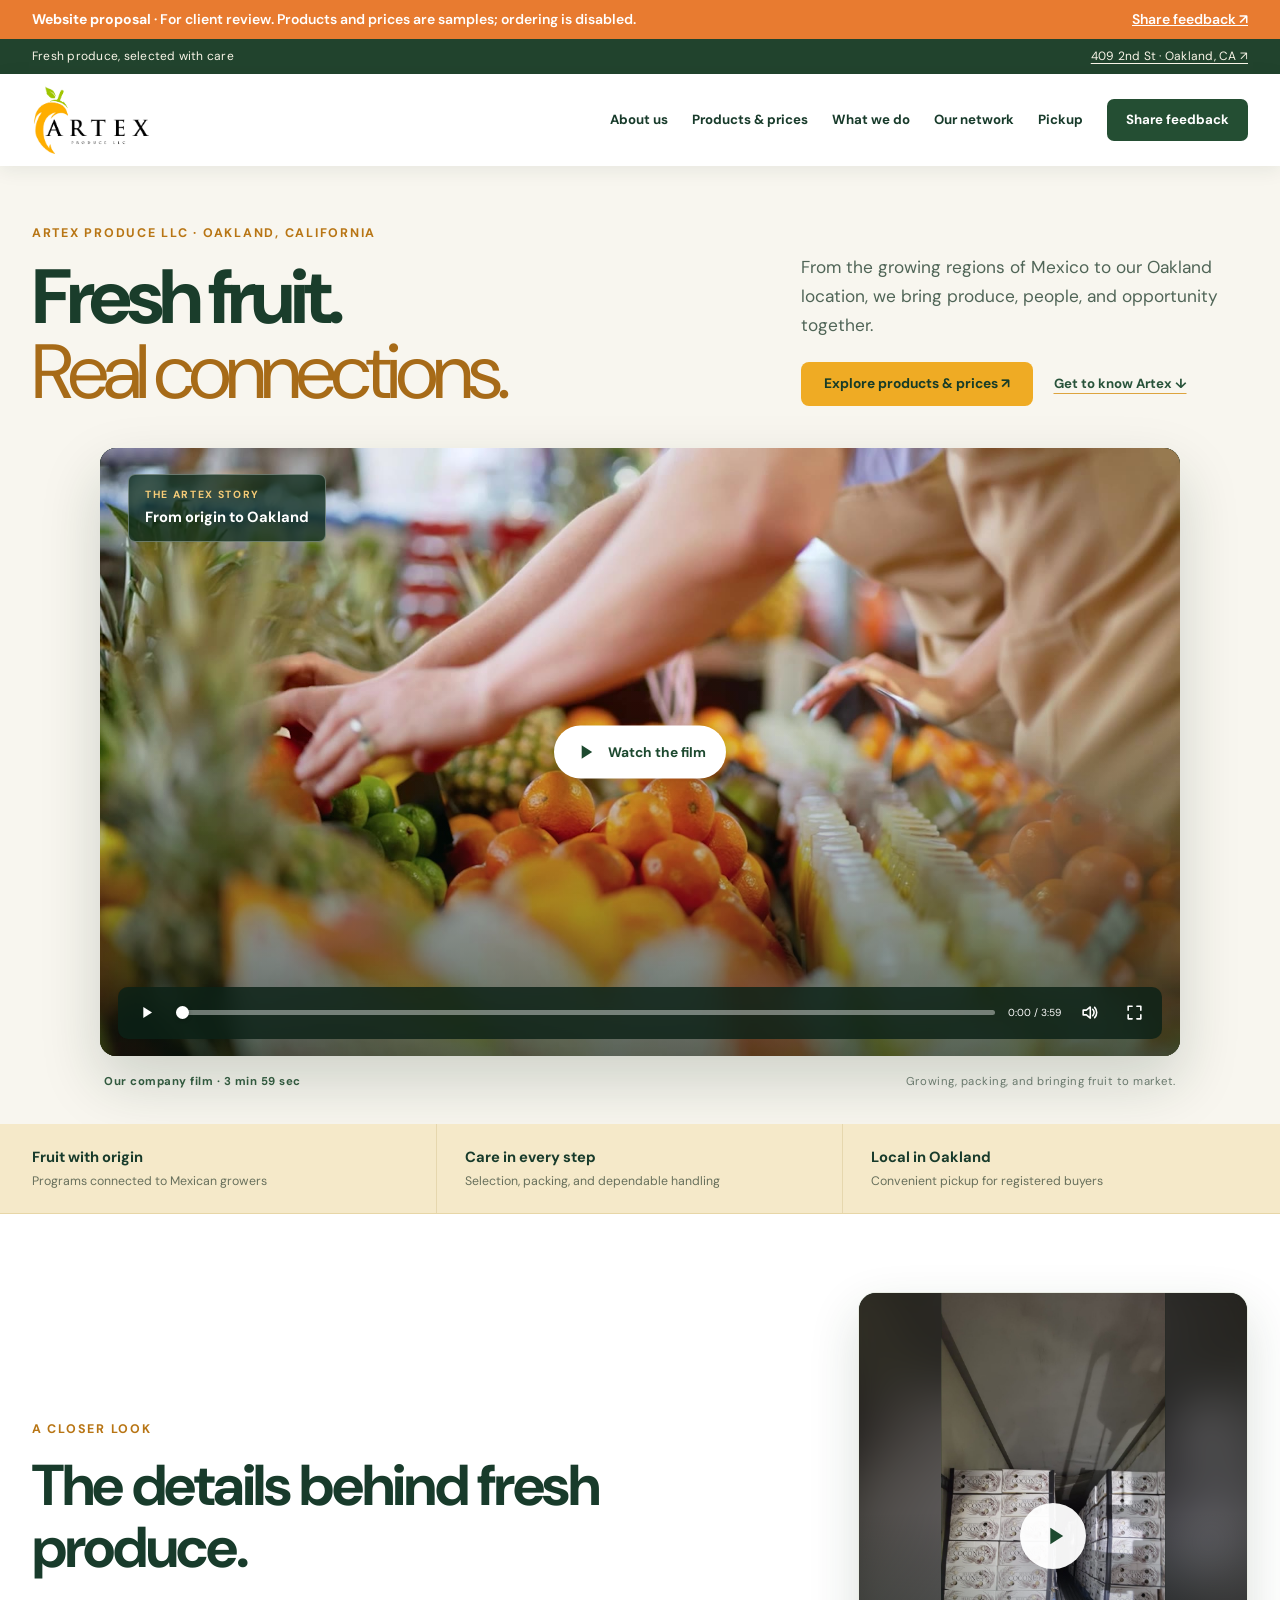
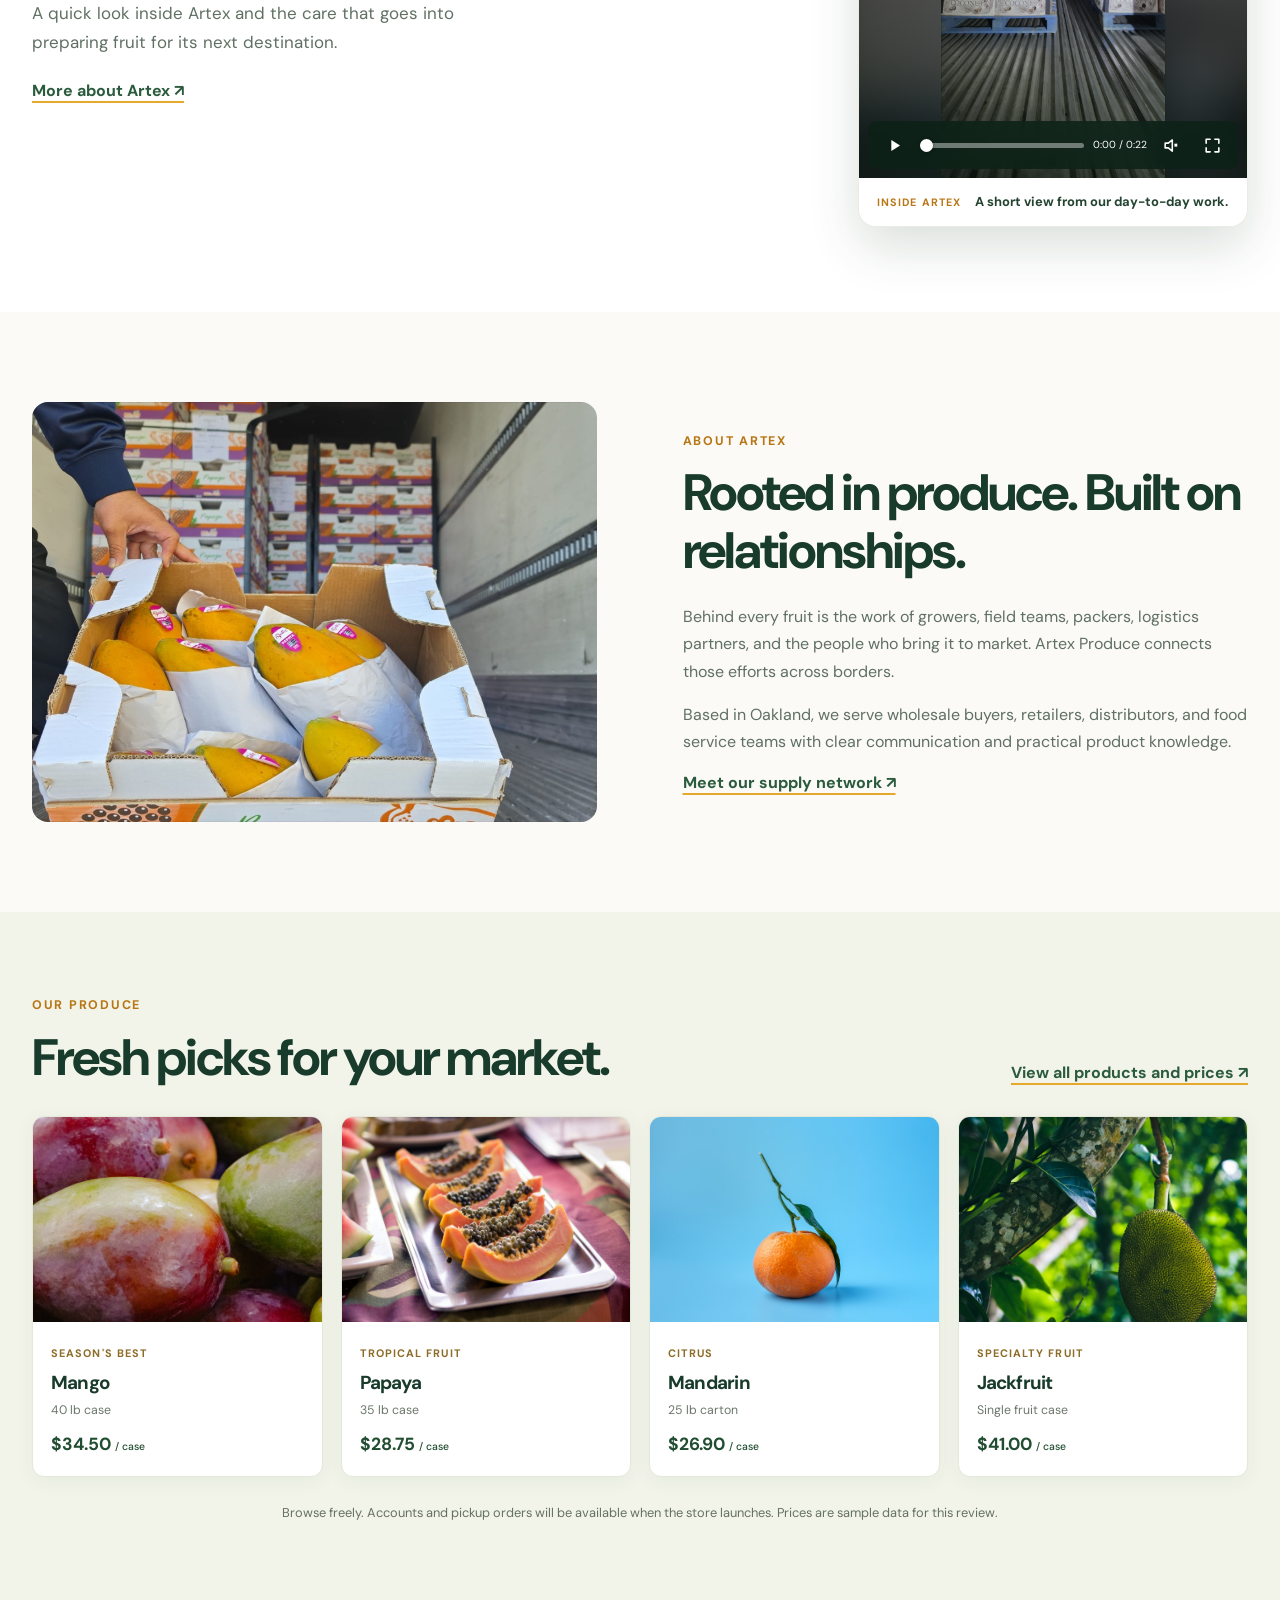
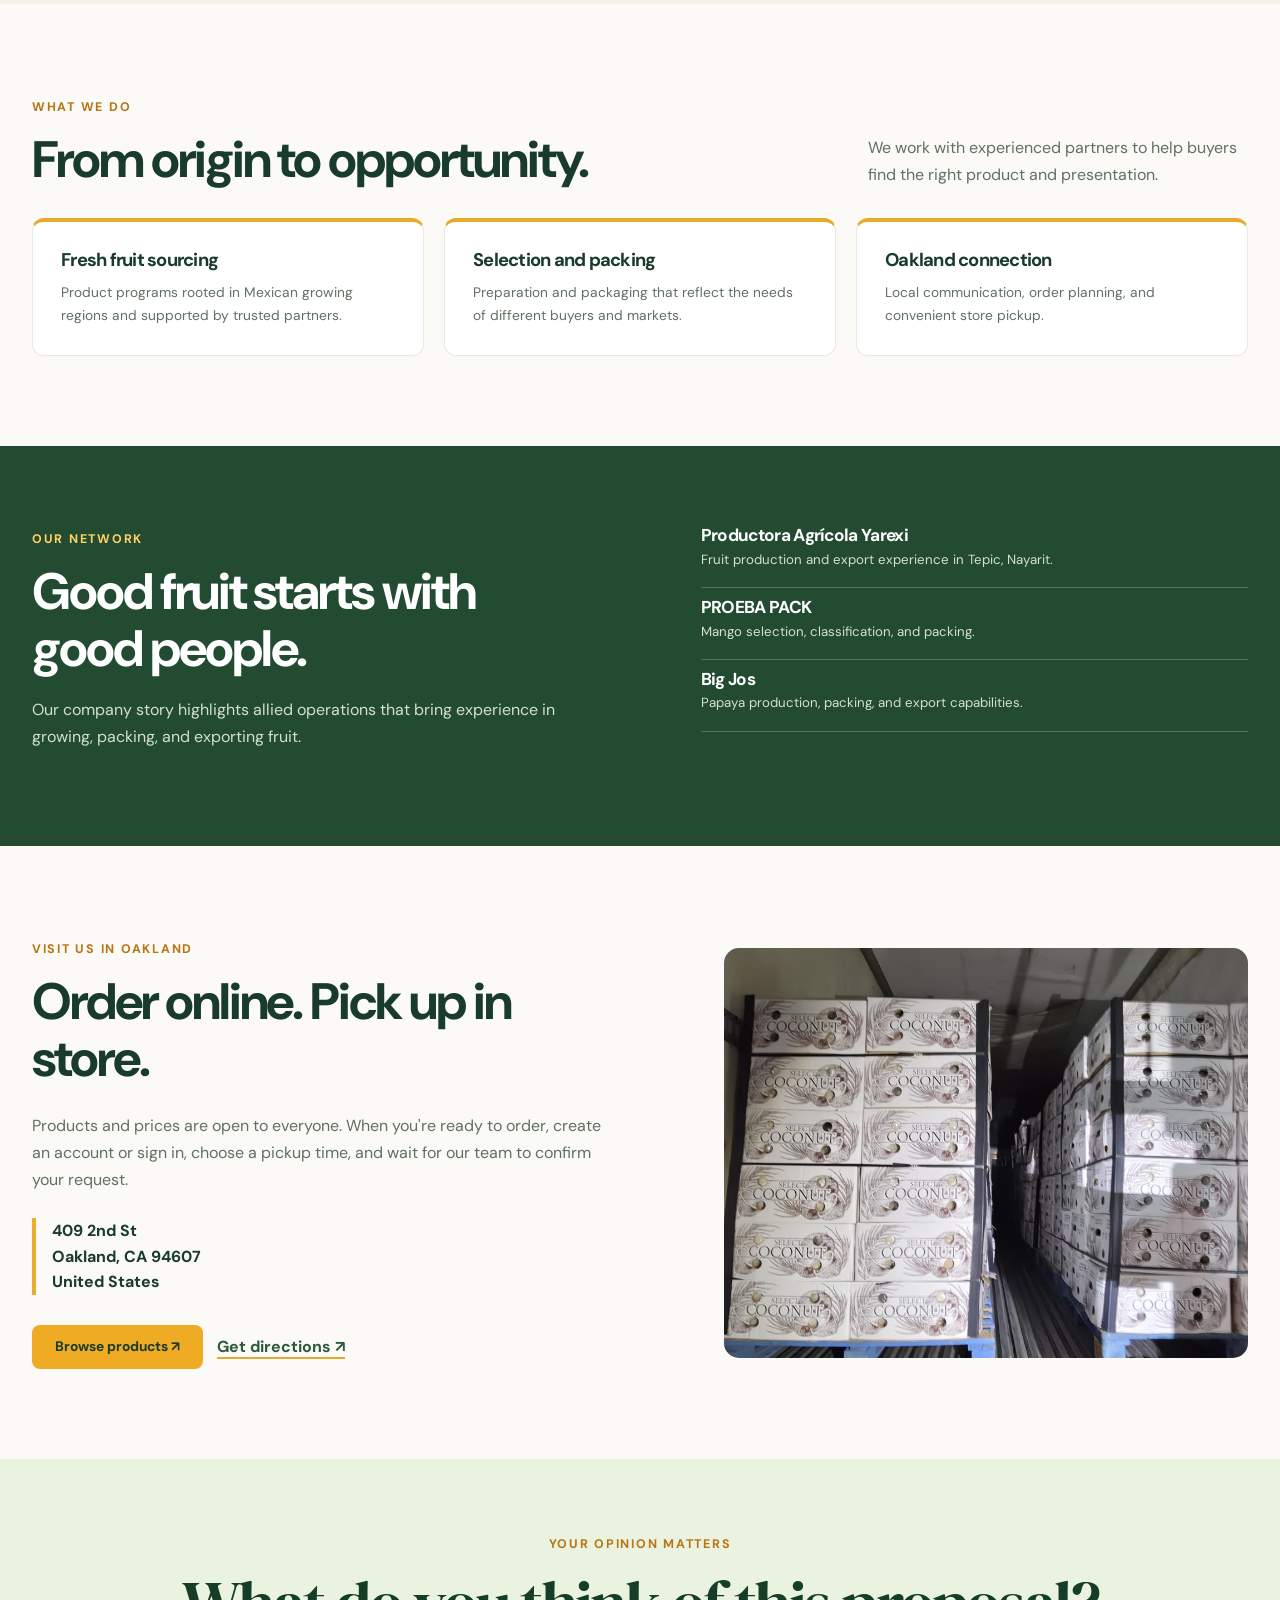
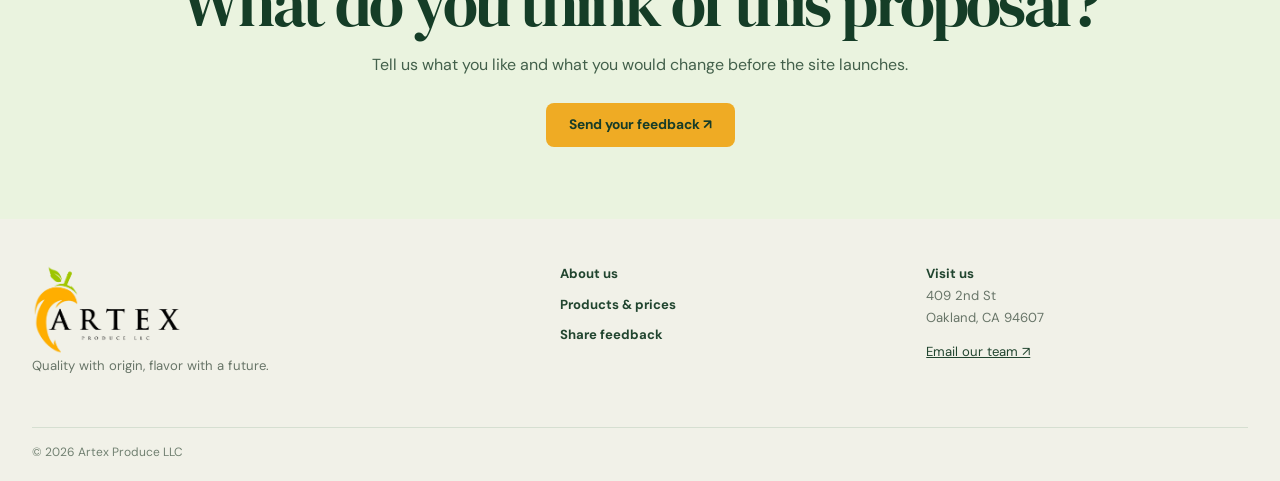
<file: index.html>
<!doctype html>
<html lang="en">
<head>
    <meta charset="utf-8">
    <meta name="viewport" content="width=device-width, initial-scale=1">
    <meta name="description" content="Artex Produce connects Mexican fruit programs with Oakland buyers. Browse products and prices, then request convenient store pickup.">
    <title>Artex Produce | Fresh fruit in Oakland</title>
    <link rel="icon" href="assets/img/favicon.svg" type="image/svg+xml">
    <link rel="preload" as="image" href="assets/media/artex-story-poster.jpg">
    <link rel="stylesheet" href="assets/css/styles.css">
    <link rel="stylesheet" href="assets/css/classic.css">
<html><head><meta name="robots" content="noindex, nofollow, noarchive"></head></html><html><head><link rel="stylesheet" href="assets/css/preview.css"></head></html></head>
<body class="classic-page classic-home">
<div class="preview-banner" role="note"><div class="wrap"><span><strong>Website proposal</strong> · For client review. Products and prices are samples; ordering is disabled.</span><a href="#feedback">Share feedback ↗</a></div></div><div class="classic-topbar"><div class="wrap"><span>Fresh produce, selected with care</span><a href="https://maps.google.com/?q=409+2nd+St,+Oakland,+CA+94607" target="_blank" rel="noopener">409 2nd St · Oakland, CA ↗</a></div></div>
<header class="classic-header" id="top">
    <div class="wrap classic-header-inner">
        <a class="brand" href="index.html"><img src="assets/img/artex-logo.png" alt="Artex Produce LLC"></a>
        <button class="menu-toggle" type="button" aria-expanded="false" aria-controls="main-nav" aria-label="Open menu"><svg viewbox="0 0 24 24" aria-hidden="true"><path d="M4 6h16M4 12h16M4 18h16" fill="none" stroke="currentColor" stroke-width="2" stroke-linecap="round"></path></svg></button>
        <nav class="main-nav" id="main-nav" aria-label="Main navigation">
            <a href="#about">About us</a><a href="catalog.html">Products &amp; prices</a><a href="#work">What we do</a><a href="#network">Our network</a><a href="#pickup">Pickup</a>
            <a class="nav-cta" href="#feedback">Share feedback</a>
        </nav>
    </div>
</header>
<main>

<section class="film-hero" aria-labelledby="hero-title">
    <div class="wrap film-hero-intro">
        <div>
            <span class="classic-kicker">Artex Produce LLC · Oakland, California</span>
            <h1 id="hero-title">Fresh fruit.<br><em>Real connections.</em></h1>
        </div>
        <div class="film-hero-copy">
            <p>From the growing regions of Mexico to our Oakland location, we bring produce, people, and opportunity together.</p>
            <div class="classic-hero-actions"><a class="button button-orange" href="catalog.html">Explore products &amp; prices ↗</a><a class="film-hero-text-link" href="#about">Get to know Artex ↓</a></div>
        </div>
    </div>
    <div class="wrap film-hero-stage">
        <div class="story-player story-player-feature" aria-label="Artex Produce company film">
            <div class="story-player-frame">
                <video class="story-player-video" data-duration="239" playsinline preload="none" poster="assets/media/artex-story-poster.jpg" controls data-segments="assets/media/artex-story-part-0.mp4|assets/media/artex-story-part-1.mp4" data-first-duration="120.24" data-total-duration="239.17">
                    <source src="assets/media/artex-story-part-0.mp4" type="video/mp4"></source></video>
                <div class="film-stage-label"><span>THE ARTEX STORY</span><strong>From origin to Oakland</strong></div>
                <button class="story-player-center" type="button" aria-label="Play the Artex company film">
                    <svg viewbox="0 0 24 24" aria-hidden="true"><path d="m8 5 11 7-11 7z" fill="currentColor"></path></svg><span>Watch the film</span>
                </button>
                <div class="story-player-controls" aria-label="Video controls">
                    <button class="story-control story-toggle" type="button" aria-label="Play video"><svg class="icon-play" viewbox="0 0 24 24" aria-hidden="true"><path d="m8 5 11 7-11 7z" fill="currentColor"></path></svg><svg class="icon-pause" viewbox="0 0 24 24" aria-hidden="true"><path d="M7 5h4v14H7zm6 0h4v14h-4z" fill="currentColor"></path></svg></button>
                    <input class="story-progress" type="range" min="0" max="100" value="0" step="0.1" aria-label="Video progress">
                    <span class="story-time" aria-live="off">0:00 / 3:59</span>
                    <button class="story-control story-mute" type="button" aria-label="Mute video"><svg class="icon-muted" viewbox="0 0 24 24" aria-hidden="true"><path d="M4 9v6h4l5 4V5L8 9H4zm12.5 1.5 2 2m0-2-2 2" fill="none" stroke="currentColor" stroke-width="2" stroke-linecap="round" stroke-linejoin="round"></path></svg><svg class="icon-sound" viewbox="0 0 24 24" aria-hidden="true"><path d="M4 9v6h4l5 4V5L8 9H4zm12-1a6 6 0 0 1 0 8m2.5-10.5a9.5 9.5 0 0 1 0 13" fill="none" stroke="currentColor" stroke-width="2" stroke-linecap="round" stroke-linejoin="round"></path></svg></button>
                    <button class="story-control story-fullscreen" type="button" aria-label="View full screen"><svg viewbox="0 0 24 24" aria-hidden="true"><path d="M4 9V4h5m6 0h5v5M4 15v5h5m6 0h5v-5" fill="none" stroke="currentColor" stroke-width="2" stroke-linecap="round" stroke-linejoin="round"></path></svg></button>
                </div>
            </div>
        </div>
        <div class="film-hero-meta"><span>Our company film · 3 min 59 sec</span><span>Growing, packing, and bringing fruit to market.</span></div>
    </div>
</section>

<div class="classic-highlights"><div class="wrap"><div><strong>Fruit with origin</strong><span>Programs connected to Mexican growers</span></div><div><strong>Care in every step</strong><span>Selection, packing, and dependable handling</span></div><div><strong>Local in Oakland</strong><span>Convenient pickup for registered buyers</span></div></div></div>

<section class="classic-short-story" aria-labelledby="short-story-title">
    <div class="wrap classic-short-story-grid">
        <div class="classic-short-story-copy">
            <span class="classic-kicker">A closer look</span>
            <h2 id="short-story-title">The details behind fresh produce.</h2>
            <p>A quick look inside Artex and the care that goes into preparing fruit for its next destination.</p>
            <a class="classic-text-link" href="#about">More about Artex ↗</a>
        </div>
        <div class="story-player story-player-short" aria-label="Short video inside Artex">
            <div class="story-player-frame">
                <video class="story-player-video" data-duration="22" muted loop playsinline preload="none" poster="assets/media/warehouse.jpg" controls>
                    <source src="assets/media/artex-intro.mp4" type="video/mp4">
                    Your browser does not support this video.
                </source></video>
                <button class="story-player-center" type="button" aria-label="Play short video"><svg viewbox="0 0 24 24" aria-hidden="true"><path d="m8 5 11 7-11 7z" fill="currentColor"></path></svg></button>
                <div class="story-player-controls" aria-label="Video controls">
                    <button class="story-control story-toggle" type="button" aria-label="Play video"><svg class="icon-play" viewbox="0 0 24 24" aria-hidden="true"><path d="m8 5 11 7-11 7z" fill="currentColor"></path></svg><svg class="icon-pause" viewbox="0 0 24 24" aria-hidden="true"><path d="M7 5h4v14H7zm6 0h4v14h-4z" fill="currentColor"></path></svg></button>
                    <input class="story-progress" type="range" min="0" max="100" value="0" step="0.1" aria-label="Video progress">
                    <span class="story-time" aria-live="off">0:00 / 0:22</span>
                    <button class="story-control story-mute" type="button" aria-label="Turn sound on"><svg class="icon-muted" viewbox="0 0 24 24" aria-hidden="true"><path d="M4 9v6h4l5 4V5L8 9H4zm12.5 1.5 2 2m0-2-2 2" fill="none" stroke="currentColor" stroke-width="2" stroke-linecap="round" stroke-linejoin="round"></path></svg><svg class="icon-sound" viewbox="0 0 24 24" aria-hidden="true"><path d="M4 9v6h4l5 4V5L8 9H4zm12-1a6 6 0 0 1 0 8m2.5-10.5a9.5 9.5 0 0 1 0 13" fill="none" stroke="currentColor" stroke-width="2" stroke-linecap="round" stroke-linejoin="round"></path></svg></button>
                    <button class="story-control story-fullscreen" type="button" aria-label="View full screen"><svg viewbox="0 0 24 24" aria-hidden="true"><path d="M4 9V4h5m6 0h5v5M4 15v5h5m6 0h5v-5" fill="none" stroke="currentColor" stroke-width="2" stroke-linecap="round" stroke-linejoin="round"></path></svg></button>
                </div>
            </div>
            <div class="story-player-caption"><span>Inside Artex</span><strong>A short view from our day-to-day work.</strong></div>
        </div>
    </div>
</section>

<section class="classic-section classic-about wrap" id="about">
    <div class="classic-about-photo"><img src="assets/media/hero-poster.jpg" alt="Fresh fruit packed for delivery" loading="lazy"></div>
    <div class="classic-about-copy"><span class="classic-kicker">About Artex</span><h2>Rooted in produce. Built on relationships.</h2><p>Behind every fruit is the work of growers, field teams, packers, logistics partners, and the people who bring it to market. Artex Produce connects those efforts across borders.</p><p>Based in Oakland, we serve wholesale buyers, retailers, distributors, and food service teams with clear communication and practical product knowledge.</p><a class="classic-text-link" href="#network">Meet our supply network ↗</a></div>
</section>

<section class="classic-products" id="products">
    <div class="wrap">
        <div class="classic-section-heading"><div><span class="classic-kicker">Our produce</span><h2>Fresh picks for your market.</h2></div><a class="classic-text-link" href="catalog.html">View all products and prices ↗</a></div>
        <div class="classic-featured-grid">
                        <a class="classic-featured-card" href="catalog.html#catalog"><img src="assets/img/products/mango.jpg" alt="Mango" loading="lazy"><div><span>Season's Best</span><h3>Mango</h3><p>40 lb case</p><strong>$34.50 <small>/ case</small></strong></div></a>
                        <a class="classic-featured-card" href="catalog.html#catalog"><img src="assets/img/products/papaya.jpg" alt="Papaya" loading="lazy"><div><span>Tropical Fruit</span><h3>Papaya</h3><p>35 lb case</p><strong>$28.75 <small>/ case</small></strong></div></a>
                        <a class="classic-featured-card" href="catalog.html#catalog"><img src="assets/img/products/mandarin.jpg" alt="Mandarin" loading="lazy"><div><span>Citrus</span><h3>Mandarin</h3><p>25 lb carton</p><strong>$26.90 <small>/ case</small></strong></div></a>
                        <a class="classic-featured-card" href="catalog.html#catalog"><img src="assets/img/products/jackfruit.jpg" alt="Jackfruit" loading="lazy"><div><span>Specialty Fruit</span><h3>Jackfruit</h3><p>Single fruit case</p><strong>$41.00 <small>/ case</small></strong></div></a>
                    </div>
        <p class="classic-products-note">Browse freely. Accounts and pickup orders will be available when the store launches. Prices are sample data for this review.</p>
    </div>
</section>

<section class="classic-section classic-work wrap" id="work">
    <div class="classic-section-heading"><div><span class="classic-kicker">What we do</span><h2>From origin to opportunity.</h2></div><p>We work with experienced partners to help buyers find the right product and presentation.</p></div>
    <div class="classic-work-grid"><article><h3>Fresh fruit sourcing</h3><p>Product programs rooted in Mexican growing regions and supported by trusted partners.</p></article><article><h3>Selection and packing</h3><p>Preparation and packaging that reflect the needs of different buyers and markets.</p></article><article><h3>Oakland connection</h3><p>Local communication, order planning, and convenient store pickup.</p></article></div>
</section>

<section class="classic-network" id="network"><div class="wrap classic-network-grid"><div><span class="classic-kicker">Our network</span><h2>Good fruit starts with good people.</h2><p>Our company story highlights allied operations that bring experience in growing, packing, and exporting fruit.</p></div><div class="classic-partner-list"><article><h3>Productora Agrícola Yarexi</h3><p>Fruit production and export experience in Tepic, Nayarit.</p></article><article><h3>PROEBA PACK</h3><p>Mango selection, classification, and packing.</p></article><article><h3>Big Jos</h3><p>Papaya production, packing, and export capabilities.</p></article></div></div></section>

<section class="classic-section classic-pickup wrap" id="pickup">
    <div><span class="classic-kicker">Visit us in Oakland</span><h2>Order online. Pick up in store.</h2><p>Products and prices are open to everyone. When you're ready to order, create an account or sign in, choose a pickup time, and wait for our team to confirm your request.</p><address>409 2nd St<br>Oakland, CA 94607<br>United States</address><div class="classic-hero-actions"><a class="button button-orange" href="catalog.html">Browse products ↗</a><a class="classic-text-link" href="https://maps.google.com/?q=409+2nd+St,+Oakland,+CA+94607" target="_blank" rel="noopener">Get directions ↗</a></div></div>
    <img src="contenido/WhatsApp%20Image%202026-10-08%20at%2012.49.45%20PM.jpeg" alt="Fruit shipment ready for customers" loading="lazy">
</section>
</main>
<section class="preview-feedback" id="feedback"><div class="wrap"><span class="classic-kicker">Your opinion matters</span><h2>What do you think of this proposal?</h2><p>Tell us what you like and what you would change before the site launches.</p><a class="button button-orange" href="mailto:sales@artexproduce.com?subject=Feedback%20on%20Artex%20website%20proposal">Send your feedback ↗</a></div></section><footer class="classic-footer"><div class="wrap classic-footer-main"><div><img src="assets/img/artex-logo.png" alt="Artex Produce LLC"><p>Quality with origin, flavor with a future.</p></div><nav aria-label="Footer"><a href="#about">About us</a><a href="catalog.html">Products &amp; prices</a><a href="#feedback">Share feedback</a></nav><div><strong>Visit us</strong><p>409 2nd St<br>Oakland, CA 94607</p><a href="mailto:sales@artexproduce.com">Email our team ↗</a></div></div><div class="wrap classic-footer-bottom">© 2026 Artex Produce LLC</div></footer>
<script src="assets/js/app.js"></script>
</body>
</html>
</file>
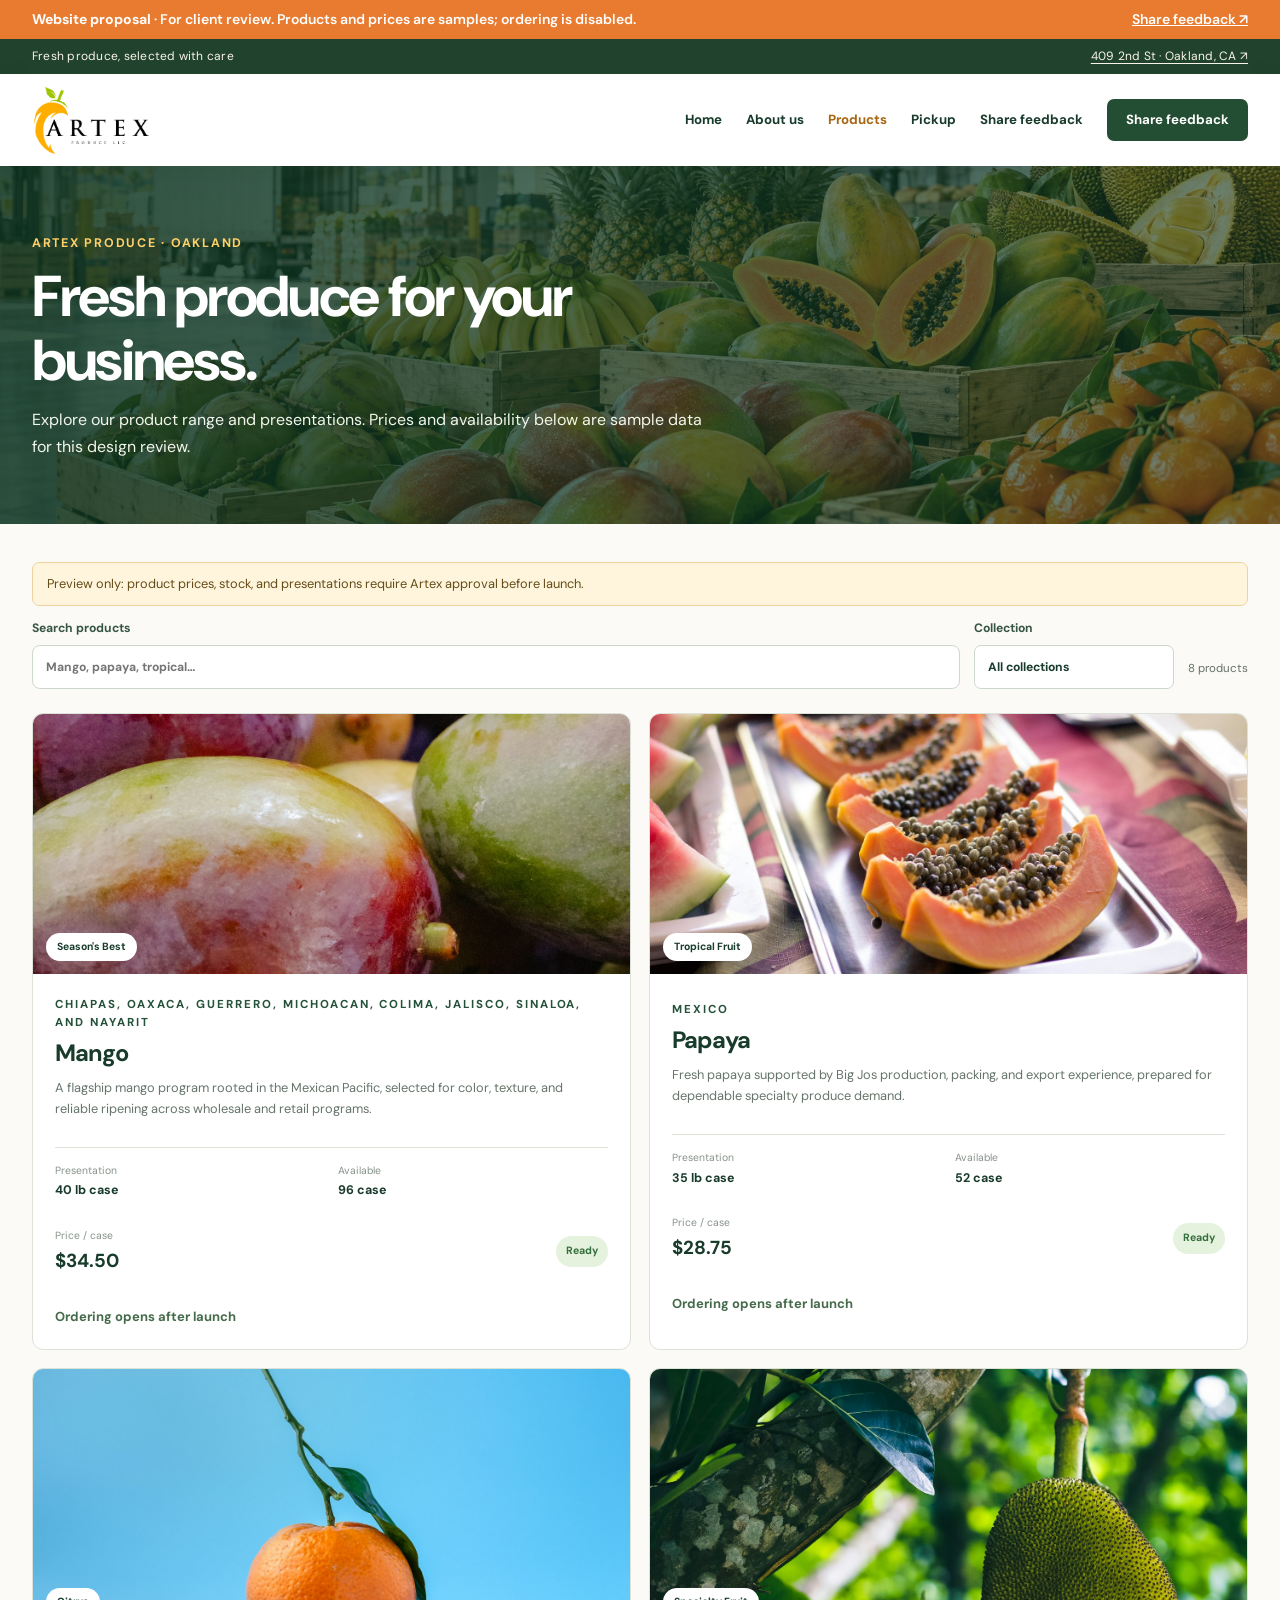
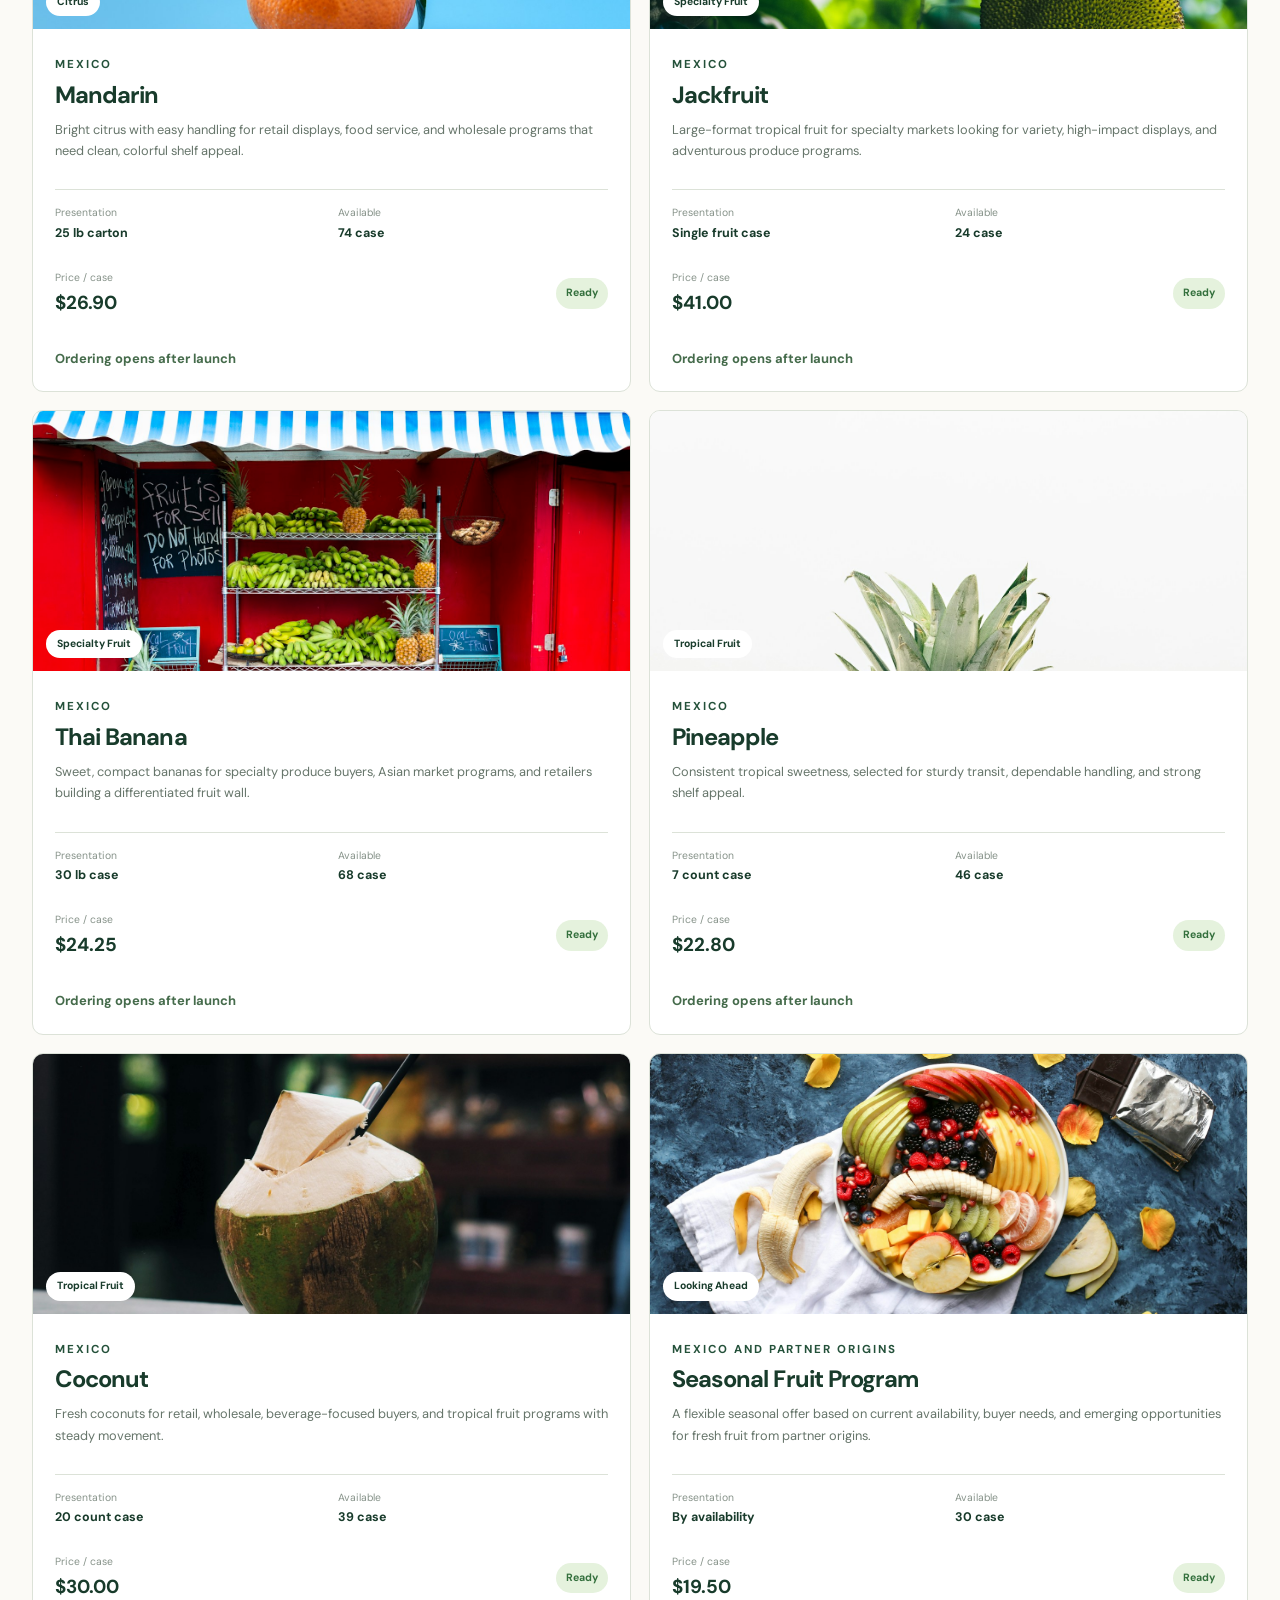
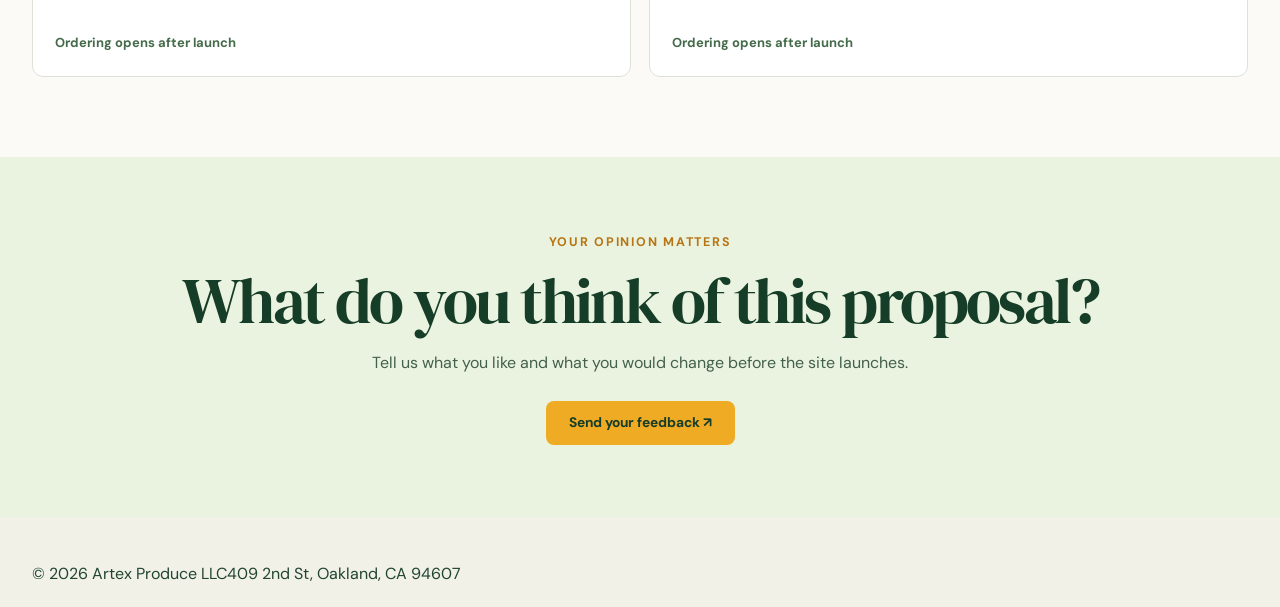
<file: catalog.html>
<!doctype html>
<html lang="en">
<head>
    <meta charset="utf-8">
    <meta name="viewport" content="width=device-width, initial-scale=1">
    <meta name="description" content="Explore Artex Produce fruit, presentations, prices, and availability. Create an account when you're ready to request Oakland pickup.">
    <title>Products &amp; prices | Artex Produce</title>
    <link rel="icon" href="assets/img/favicon.svg" type="image/svg+xml">
    <link rel="stylesheet" href="assets/css/styles.css">
    <link rel="stylesheet" href="assets/css/classic.css">
<html><head><meta name="robots" content="noindex, nofollow, noarchive"></head></html><html><head><link rel="stylesheet" href="assets/css/preview.css"></head></html></head>
<body class="classic-page classic-catalog">
<div class="preview-banner" role="note"><div class="wrap"><span><strong>Website proposal</strong> · For client review. Products and prices are samples; ordering is disabled.</span><a href="#feedback">Share feedback ↗</a></div></div><div class="classic-topbar"><div class="wrap"><span>Fresh produce, selected with care</span><a href="https://maps.google.com/?q=409+2nd+St,+Oakland,+CA+94607" target="_blank" rel="noopener">409 2nd St · Oakland, CA ↗</a></div></div>
<header class="classic-header">
    <div class="wrap classic-header-inner">
        <a class="brand" href="index.html"><img src="assets/img/artex-logo.png" alt="Artex Produce"></a>
        <button class="menu-toggle" type="button" aria-expanded="false" aria-controls="main-nav" aria-label="Open menu"><svg viewbox="0 0 24 24" aria-hidden="true"><path d="M4 6h16M4 12h16M4 18h16" fill="none" stroke="currentColor" stroke-width="2" stroke-linecap="round"></path></svg></button>
        <nav class="main-nav" id="main-nav" aria-label="Main navigation">
            <a href="index.html">Home</a><a href="index.html#about">About us</a><a href="catalog.html" aria-current="page">Products</a><a href="index.html#pickup">Pickup</a>
            <a href="#feedback">Share feedback</a>
            <a class="nav-cta" href="#feedback">Share feedback</a>
        </nav>
    </div>
</header>

<main>
<section class="classic-page-banner"><div class="wrap"><span class="classic-kicker">Artex Produce · Oakland</span><h1>Fresh produce for your business.</h1><p>Explore our product range and presentations. Prices and availability below are sample data for this design review.</p></div></section>
<div class="wrap classic-catalog-content">
        <p class="catalog-preview-note">Preview only: product prices, stock, and presentations require Artex approval before launch.</p>    <section class="catalog-layout" id="catalog" aria-label="Products">
        <div>
            <div class="catalog-toolbar">
                <label>Search products<input id="productSearch" type="search" placeholder="Mango, papaya, tropical…" autocomplete="off"></label>
                <label>Collection<select id="collectionFilter"><option value="">All collections</option><option value="Season's Best">Season's Best</option><option value="Tropical Fruit">Tropical Fruit</option><option value="Citrus">Citrus</option><option value="Specialty Fruit">Specialty Fruit</option><option value="Looking Ahead">Looking Ahead</option></select></label>
                <span>8 products</span>
            </div>
            <div class="product-grid" id="productGrid">
                                <article class="product-card" data-search="mango a flagship mango program rooted in the mexican pacific, selected for color, texture, and reliable ripening across wholesale and retail programs. chiapas, oaxaca, guerrero, michoacan, colima, jalisco, sinaloa, and nayarit" data-collection="Season's Best">
                    <div class="product-image"><img src="assets/img/products/mango.jpg" alt="Mango" loading="lazy"><span>Season's Best</span></div>
                    <div class="product-content">
                        <span class="eyebrow">Chiapas, Oaxaca, Guerrero, Michoacan, Colima, Jalisco, Sinaloa, and Nayarit</span>
                        <h2>Mango</h2>
                        <p>A flagship mango program rooted in the Mexican Pacific, selected for color, texture, and reliable ripening across wholesale and retail programs.</p>
                        <div class="product-details"><div><small>Presentation</small><strong>40 lb case</strong></div><div><small>Available</small><strong>96 case</strong></div></div>
                        <div class="product-buy"><div><small>Price / case</small><strong>$34.50</strong></div><span class="stock-badge ready">Ready</span></div>
                        <div class="preview-card-footer"><span>Ordering opens after launch</span></div></div>
                </article>
                                <article class="product-card" data-search="papaya fresh papaya supported by big jos production, packing, and export experience, prepared for dependable specialty produce demand. mexico" data-collection="Tropical Fruit">
                    <div class="product-image"><img src="assets/img/products/papaya.jpg" alt="Papaya" loading="lazy"><span>Tropical Fruit</span></div>
                    <div class="product-content">
                        <span class="eyebrow">Mexico</span>
                        <h2>Papaya</h2>
                        <p>Fresh papaya supported by Big Jos production, packing, and export experience, prepared for dependable specialty produce demand.</p>
                        <div class="product-details"><div><small>Presentation</small><strong>35 lb case</strong></div><div><small>Available</small><strong>52 case</strong></div></div>
                        <div class="product-buy"><div><small>Price / case</small><strong>$28.75</strong></div><span class="stock-badge ready">Ready</span></div>
                        <div class="preview-card-footer"><span>Ordering opens after launch</span></div></div>
                </article>
                                <article class="product-card" data-search="mandarin bright citrus with easy handling for retail displays, food service, and wholesale programs that need clean, colorful shelf appeal. mexico" data-collection="Citrus">
                    <div class="product-image"><img src="assets/img/products/mandarin.jpg" alt="Mandarin" loading="lazy"><span>Citrus</span></div>
                    <div class="product-content">
                        <span class="eyebrow">Mexico</span>
                        <h2>Mandarin</h2>
                        <p>Bright citrus with easy handling for retail displays, food service, and wholesale programs that need clean, colorful shelf appeal.</p>
                        <div class="product-details"><div><small>Presentation</small><strong>25 lb carton</strong></div><div><small>Available</small><strong>74 case</strong></div></div>
                        <div class="product-buy"><div><small>Price / case</small><strong>$26.90</strong></div><span class="stock-badge ready">Ready</span></div>
                        <div class="preview-card-footer"><span>Ordering opens after launch</span></div></div>
                </article>
                                <article class="product-card" data-search="jackfruit large-format tropical fruit for specialty markets looking for variety, high-impact displays, and adventurous produce programs. mexico" data-collection="Specialty Fruit">
                    <div class="product-image"><img src="assets/img/products/jackfruit.jpg" alt="Jackfruit" loading="lazy"><span>Specialty Fruit</span></div>
                    <div class="product-content">
                        <span class="eyebrow">Mexico</span>
                        <h2>Jackfruit</h2>
                        <p>Large-format tropical fruit for specialty markets looking for variety, high-impact displays, and adventurous produce programs.</p>
                        <div class="product-details"><div><small>Presentation</small><strong>Single fruit case</strong></div><div><small>Available</small><strong>24 case</strong></div></div>
                        <div class="product-buy"><div><small>Price / case</small><strong>$41.00</strong></div><span class="stock-badge ready">Ready</span></div>
                        <div class="preview-card-footer"><span>Ordering opens after launch</span></div></div>
                </article>
                                <article class="product-card" data-search="thai banana sweet, compact bananas for specialty produce buyers, asian market programs, and retailers building a differentiated fruit wall. mexico" data-collection="Specialty Fruit">
                    <div class="product-image"><img src="assets/img/products/thai-banana.jpg" alt="Thai Banana" loading="lazy"><span>Specialty Fruit</span></div>
                    <div class="product-content">
                        <span class="eyebrow">Mexico</span>
                        <h2>Thai Banana</h2>
                        <p>Sweet, compact bananas for specialty produce buyers, Asian market programs, and retailers building a differentiated fruit wall.</p>
                        <div class="product-details"><div><small>Presentation</small><strong>30 lb case</strong></div><div><small>Available</small><strong>68 case</strong></div></div>
                        <div class="product-buy"><div><small>Price / case</small><strong>$24.25</strong></div><span class="stock-badge ready">Ready</span></div>
                        <div class="preview-card-footer"><span>Ordering opens after launch</span></div></div>
                </article>
                                <article class="product-card" data-search="pineapple consistent tropical sweetness, selected for sturdy transit, dependable handling, and strong shelf appeal. mexico" data-collection="Tropical Fruit">
                    <div class="product-image"><img src="assets/img/products/pineapple.jpg" alt="Pineapple" loading="lazy"><span>Tropical Fruit</span></div>
                    <div class="product-content">
                        <span class="eyebrow">Mexico</span>
                        <h2>Pineapple</h2>
                        <p>Consistent tropical sweetness, selected for sturdy transit, dependable handling, and strong shelf appeal.</p>
                        <div class="product-details"><div><small>Presentation</small><strong>7 count case</strong></div><div><small>Available</small><strong>46 case</strong></div></div>
                        <div class="product-buy"><div><small>Price / case</small><strong>$22.80</strong></div><span class="stock-badge ready">Ready</span></div>
                        <div class="preview-card-footer"><span>Ordering opens after launch</span></div></div>
                </article>
                                <article class="product-card" data-search="coconut fresh coconuts for retail, wholesale, beverage-focused buyers, and tropical fruit programs with steady movement. mexico" data-collection="Tropical Fruit">
                    <div class="product-image"><img src="assets/img/products/coconut.jpg" alt="Coconut" loading="lazy"><span>Tropical Fruit</span></div>
                    <div class="product-content">
                        <span class="eyebrow">Mexico</span>
                        <h2>Coconut</h2>
                        <p>Fresh coconuts for retail, wholesale, beverage-focused buyers, and tropical fruit programs with steady movement.</p>
                        <div class="product-details"><div><small>Presentation</small><strong>20 count case</strong></div><div><small>Available</small><strong>39 case</strong></div></div>
                        <div class="product-buy"><div><small>Price / case</small><strong>$30.00</strong></div><span class="stock-badge ready">Ready</span></div>
                        <div class="preview-card-footer"><span>Ordering opens after launch</span></div></div>
                </article>
                                <article class="product-card" data-search="seasonal fruit program a flexible seasonal offer based on current availability, buyer needs, and emerging opportunities for fresh fruit from partner origins. mexico and partner origins" data-collection="Looking Ahead">
                    <div class="product-image"><img src="assets/img/products/seasonal.jpg" alt="Seasonal Fruit Program" loading="lazy"><span>Looking Ahead</span></div>
                    <div class="product-content">
                        <span class="eyebrow">Mexico and partner origins</span>
                        <h2>Seasonal Fruit Program</h2>
                        <p>A flexible seasonal offer based on current availability, buyer needs, and emerging opportunities for fresh fruit from partner origins.</p>
                        <div class="product-details"><div><small>Presentation</small><strong>By availability</strong></div><div><small>Available</small><strong>30 case</strong></div></div>
                        <div class="product-buy"><div><small>Price / case</small><strong>$19.50</strong></div><span class="stock-badge ready">Ready</span></div>
                        <div class="preview-card-footer"><span>Ordering opens after launch</span></div></div>
                </article>
                            </div>
            <p id="noProducts" class="empty-state" hidden>No products match your search.</p>
        </div>
        
    </section>
</div>
</main>
<section class="preview-feedback" id="feedback"><div class="wrap"><span class="classic-kicker">Your opinion matters</span><h2>What do you think of this proposal?</h2><p>Tell us what you like and what you would change before the site launches.</p><a class="button button-orange" href="mailto:sales@artexproduce.com?subject=Feedback%20on%20Artex%20website%20proposal">Send your feedback ↗</a></div></section><footer class="classic-footer"><div class="wrap"><span>© 2026 Artex Produce LLC</span><span>409 2nd St, Oakland, CA 94607</span></div></footer>
<script src="assets/js/app.js"></script>
</body>
</html>
</file>
<file: assets/css/styles.css>
@import url('https://fonts.googleapis.com/css2?family=DM+Sans:wght@400;500;600;700&family=DM+Serif+Display:ital@0;1&display=swap');
:root{--ink:#193b2d;--deep:#123227;--forest:#24513a;--muted:#647168;--cream:#f7f6ef;--pale:#ebeede;--lime:#dbea72;--orange:#f3ac15;--line:#dce2d8;--white:#fff;--radius:18px}
*{box-sizing:border-box}html{scroll-behavior:smooth}body{margin:0;background:var(--cream);color:var(--ink);font:16px/1.55 'DM Sans',Arial,sans-serif}button,input,select,textarea{font:inherit}button{cursor:pointer}a{color:inherit;text-decoration:none}img,video{display:block;max-width:100%}h1,h2,h3,p{margin-top:0}h1,h2,h3{line-height:1.12}h1,h2{letter-spacing:-.03em}h1,h2,.display{font-family:'DM Serif Display',Georgia,serif;font-weight:400}em{font-weight:400}section{scroll-margin-top:95px}.wrap{width:min(1240px,calc(100% - 64px));margin-inline:auto}.eyebrow,.kicker{display:inline-block;color:var(--forest);font-size:.72rem;font-weight:700;letter-spacing:.17em;text-transform:uppercase}.eyebrow.light,.kicker.light{color:var(--lime)}.line{display:block;height:1px;background:var(--line);flex:1}.section-label{display:flex;align-items:center;gap:26px;margin-bottom:36px}.button{border:0;border-radius:999px;padding:14px 23px;display:inline-flex;align-items:center;justify-content:center;gap:20px;font-size:.86rem;font-weight:700;line-height:1.15;transition:transform .2s,background .2s,color .2s}.button:hover{transform:translateY(-2px)}.button-dark{background:var(--deep);color:#fff}.button-dark:hover{background:#28553e}.button-lime{background:var(--lime);color:var(--deep)}.button-lime:hover{background:#e6f59b}.button-outline-light{border:1px solid rgba(255,255,255,.65);color:#fff;background:rgba(255,255,255,.04)}.button-outline-light:hover{background:rgba(255,255,255,.17)}.button-soft{background:var(--pale);color:var(--ink)}.button:disabled{opacity:.45;cursor:not-allowed;transform:none}.full-width{width:100%}.text-link{color:var(--forest);border:0;border-bottom:1px solid currentColor;background:none;padding:0 0 4px;font-size:.85rem;font-weight:700}.text-link:hover{color:#668522}.text-link.muted{color:var(--muted);margin-top:15px}.topline{background:var(--deep);color:#eaf0e5;min-height:32px;padding:6px 4.5%;display:flex;align-items:center;justify-content:space-between;gap:12px;font-size:.65rem;letter-spacing:.1em;text-transform:uppercase}.topline a{text-decoration:underline;text-underline-offset:3px}.site-header{min-height:81px;padding:11px max(32px,calc((100vw - 1240px)/2));display:flex;align-items:center;justify-content:space-between;gap:30px;background:#fff;position:relative;z-index:10;border-bottom:1px solid #edf0eb}.brand{display:inline-flex;align-items:center;flex:none}.brand img{width:165px;height:76px;object-fit:contain;object-position:left center}.main-nav{display:flex;align-items:center;gap:28px;font-size:.78rem;font-weight:700}.main-nav>a:not(.nav-cta):hover{color:#72972d}.nav-cta{background:var(--deep);color:#fff;padding:12px 18px;border-radius:999px}.nav-cta:hover{background:var(--forest)}.menu-toggle{display:none;border:0;background:none;font-size:1.6rem;color:var(--ink)}.flash{width:min(1240px,calc(100% - 64px));margin:16px auto;padding:14px 18px;border-radius:10px;font-size:.88rem;overflow-wrap:anywhere}.flash-success{background:#e4f0da;border:1px solid #aacb9b}.flash-error{background:#fff0e6;border:1px solid #e5ab82}.hero{position:relative;min-height:665px;background:#334838;overflow:hidden;color:#fff;display:flex;align-items:center}.hero-video,.hero-overlay{position:absolute;inset:0;width:100%;height:100%}.hero-video{object-fit:cover}.hero-overlay{background:linear-gradient(90deg,rgba(9,36,26,.8) 0%,rgba(9,36,26,.58) 48%,rgba(9,36,26,.12) 100%),linear-gradient(0deg,rgba(10,35,27,.58),transparent 30%)}.hero-content{position:relative;padding:90px 0 105px}.hero h1{font-size:clamp(3.4rem,7vw,7.3rem);line-height:.98;max-width:900px;margin:22px 0 30px;text-shadow:0 2px 20px rgba(0,0,0,.1)}.hero h1 em{color:var(--lime)}.hero-content>p:not(.kicker){max-width:550px;color:#f0f1e8;font-size:1.02rem;line-height:1.7}.hero-actions{display:flex;gap:12px;flex-wrap:wrap;margin-top:31px}.hero-bottom{position:absolute;bottom:22px;left:50%;transform:translateX(-50%);display:flex;justify-content:space-between;gap:20px;color:#f2f5ed;font-size:.69rem;text-transform:uppercase;letter-spacing:.14em}.intro-section{padding:112px 0 110px}.intro-grid{display:grid;grid-template-columns:1.2fr .7fr;gap:14%;align-items:start}.intro-grid h2,.section-heading h2,.pickup-copy h2{font-size:clamp(2.7rem,5vw,5.2rem);margin:0}.intro-grid h2 em,.section-heading h2 em,.pickup-copy h2 em{color:#7f9b48}.intro-grid>div{padding-top:9px}.intro-grid p{font-size:1.05rem;color:#4d5c53;line-height:1.8;margin-bottom:20px}.intro-grid .text-link{display:inline-block;margin-top:15px}.image-story{display:grid;grid-template-columns:57% 43%;min-height:510px;background:var(--pale)}.image-story-photo{min-height:510px;overflow:hidden}.image-story-photo img{width:100%;height:100%;object-fit:cover}.image-story-copy{padding:85px 11%;display:flex;flex-direction:column;justify-content:center}.image-story-copy h2{font-size:clamp(2.6rem,4.3vw,4.6rem);margin:17px 0 17px}.image-story-copy p{color:#536358;line-height:1.8;max-width:380px}.story-stat{border-top:1px solid #cdd7c4;margin-top:32px;padding-top:20px;display:flex;align-items:center;gap:20px}.story-stat strong{font-family:'DM Serif Display',Georgia,serif;font-size:1.8rem;font-weight:400}.story-stat span{font-size:.72rem;max-width:130px;line-height:1.4}.expertise-section{padding:116px 0 120px}.section-heading{display:flex;justify-content:space-between;align-items:end;gap:60px;margin-bottom:42px}.section-heading h2{max-width:700px}.section-heading p{max-width:350px;color:#607067;line-height:1.75;margin:0}.feature-grid{display:grid;grid-template-columns:repeat(3,1fr);gap:16px}.feature-card{background:#fff;padding:38px 31px 42px;min-height:270px;border-radius:6px;border:1px solid #edf0e9}.feature-card>span{color:#98af63;font-size:.78rem;font-weight:700}.feature-card h3{font-family:'DM Serif Display',Georgia,serif;font-size:1.8rem;font-weight:400;margin:45px 0 12px}.feature-card p{color:#67766a;font-size:.88rem;margin:0;line-height:1.75}.collections-section{background:#e9eeda;padding:110px 0 105px}.collections-section .section-heading h2{max-width:560px}.collection-grid{display:grid;grid-template-columns:repeat(3,1fr);gap:18px}.collection-card{position:relative;height:410px;overflow:hidden;background:#31503a}.collection-card img{width:100%;height:100%;object-fit:cover;transition:transform .5s}.collection-card:hover img{transform:scale(1.05)}.collection-card:after{content:'';position:absolute;inset:45% 0 0;background:linear-gradient(transparent,rgba(12,42,29,.8))}.collection-card span{position:absolute;bottom:27px;left:27px;right:27px;color:#fff;z-index:1;display:flex;justify-content:space-between;font-family:'DM Serif Display',Georgia,serif;font-size:1.75rem}.collection-card b{font-family:'DM Sans',sans-serif;font-size:1.1rem}.center-action{text-align:center;margin-top:37px}.network-section{background:var(--deep);color:#fff}.network-layout{display:grid;grid-template-columns:43% 1fr;gap:10%;align-items:stretch}.network-image{padding:80px 0}.network-image img{width:100%;height:620px;object-fit:cover}.network-content{padding:100px 0}.network-content h2{font-size:clamp(2.9rem,4.5vw,5rem);margin:18px 0}.network-content>p{color:#c9d6c5;line-height:1.7;max-width:520px}.network-list{margin-top:43px}.network-list>div{display:flex;gap:25px;padding:20px 0;border-top:1px solid rgba(255,255,255,.22)}.network-list>div>span{font-size:.74rem;color:var(--lime);font-weight:700}.network-list h3{font-size:1rem;margin:0 0 5px}.network-list p{color:#aebfb2;font-size:.82rem;margin:0}.pickup-section{padding:120px 0;display:grid;grid-template-columns:1fr .85fr;gap:11%;align-items:center}.pickup-copy>p{color:#5c6a60;max-width:470px;line-height:1.75;margin:24px 0}.pickup-copy address{font-style:normal;font-weight:700;font-size:1rem;border-left:3px solid #b3c675;padding-left:18px;margin:35px 0}.pickup-actions{display:flex;gap:25px;align-items:center;flex-wrap:wrap}.pickup-photo{height:510px;overflow:hidden}.pickup-photo img{width:100%;height:100%;object-fit:cover}.contact-band{background:#2b523c;color:#fff;padding:68px 0}.contact-band .wrap{display:flex;align-items:center;justify-content:space-between;gap:40px}.contact-band h2{font-size:3.1rem;margin:12px 0 6px}.contact-band p{color:#d6e3d4;margin:0}.site-footer{background:#f0f1e8;padding:65px 0 22px}.footer-grid{display:grid;grid-template-columns:1.5fr 1fr 1fr;gap:50px}.footer-grid img{width:175px}.footer-grid p{font-size:.82rem;color:#6b796e;margin:18px 0}.footer-grid nav{display:flex;flex-direction:column;gap:9px;font-size:.84rem;font-weight:700}.footer-grid strong{font-size:.85rem}.footer-bottom{border-top:1px solid #d7dfd3;padding-top:22px;margin-top:65px;display:flex;justify-content:space-between;color:#738076;font-size:.67rem;text-transform:uppercase;letter-spacing:.11em}
/* Accounts and catalog */
.simple-header{display:flex;justify-content:space-between;align-items:center;padding:14px 0;border-bottom:1px solid var(--line)}.simple-header nav{display:flex;gap:25px;font-size:.82rem;font-weight:700}.account-main{padding:60px 0 100px;min-height:70vh}.auth-layout{display:grid;grid-template-columns:1fr 1fr;min-height:650px;background:#fff;box-shadow:0 18px 60px rgba(30,50,35,.06)}.auth-photo{position:relative;overflow:hidden;background:var(--deep);color:#fff}.auth-photo:after{content:'';position:absolute;inset:0;background:linear-gradient(transparent 30%,rgba(11,43,27,.85))}.auth-photo>img{width:100%;height:100%;object-fit:cover;position:absolute;inset:0}.auth-photo>div{position:absolute;bottom:48px;left:44px;right:44px;z-index:1}.auth-photo h2{font-size:3.2rem;max-width:450px;margin:12px 0}.auth-photo p{color:#e4eee5;max-width:380px}.auth-panel{padding:70px clamp(32px,6vw,90px);display:flex;flex-direction:column;justify-content:center}.auth-panel h1,.account-welcome h1{font-size:clamp(2.9rem,4vw,4.4rem);margin:15px 0}.auth-panel>p{color:#667368;line-height:1.7}.stack-form{display:flex;flex-direction:column;gap:17px;margin-top:20px}.stack-form label,.checkout-form label,.admin-form label,.catalog-toolbar label{display:flex;flex-direction:column;gap:7px;font-size:.76rem;font-weight:700;color:#375543}.stack-form small,.checkout-form small,.admin-form small{font-weight:400;color:#718177}.stack-form input,.checkout-form input,.checkout-form textarea,.admin-form input,.admin-form select,.admin-form textarea,.catalog-toolbar input,.catalog-toolbar select,.add-form input,.cart-row input{width:100%;border:1px solid #cdd8cc;border-radius:7px;background:#fff;padding:12px 13px;color:var(--ink);min-height:44px;outline:none}.stack-form input:focus,.checkout-form input:focus,.checkout-form textarea:focus,.admin-form input:focus,.admin-form select:focus,.admin-form textarea:focus,.catalog-toolbar input:focus,.catalog-toolbar select:focus,.add-form input:focus{border-color:#659247;box-shadow:0 0 0 3px rgba(128,174,94,.16)}.stack-form .button{margin-top:7px}.fine-print{font-size:.7rem;color:#728076;line-height:1.5;margin:0}.fine-print a,.location-note a,.legal-content a{text-decoration:underline}.auth-switch{margin-top:25px!important;font-size:.83rem}.auth-switch a,.auth-links a{color:#427b41;font-weight:700}.auth-links{display:flex;justify-content:space-between;gap:15px;margin-top:16px;font-size:.75rem}.account-welcome{padding:25px 0 55px}.account-welcome p{color:var(--muted)}.inline-actions{display:flex;align-items:center;gap:18px;flex-wrap:wrap;margin-top:27px}.account-orders{border-top:1px solid var(--line);padding-top:35px}.account-orders h2{font-size:2.5rem}.order-history{display:grid;gap:10px}.order-history article{background:#fff;border:1px solid var(--line);border-radius:10px;padding:23px;display:grid;grid-template-columns:repeat(3,1fr);gap:20px}.order-history article>div{display:flex;flex-direction:column;gap:5px}.order-history span{font-size:.75rem;color:var(--muted)}.mini-footer{padding:28px 0;border-top:1px solid var(--line);display:flex;justify-content:space-between;gap:20px;color:#6a7a6e;font-size:.75rem}.mini-footer a{text-decoration:underline}.legal-content{max-width:800px;padding:75px 0 100px}.legal-content h1{font-size:4rem}.legal-content h2{font-size:2rem;margin-top:38px}.legal-content p{line-height:1.8;color:#4c5c51}
.catalog-main{padding:68px 0 100px}.catalog-intro{max-width:750px;margin-bottom:55px}.catalog-intro h1{font-size:clamp(3.5rem,6vw,6rem);margin:13px 0}.catalog-intro p{max-width:650px;color:#5c6c60;line-height:1.7}.catalog-layout{display:grid;grid-template-columns:minmax(0,1fr) 350px;gap:28px;align-items:start}.catalog-toolbar{display:flex;gap:14px;align-items:end;margin-bottom:24px}.catalog-toolbar label:first-child{flex:1}.catalog-toolbar label:nth-child(2){width:200px}.catalog-toolbar>span{font-size:.72rem;color:var(--muted);padding-bottom:12px;white-space:nowrap}.product-grid{display:grid;grid-template-columns:repeat(2,minmax(0,1fr));gap:18px}.product-card{background:#fff;border:1px solid var(--line);border-radius:12px;overflow:hidden}.product-card[hidden]{display:none}.product-image{height:260px;position:relative;overflow:hidden;background:#dfe8da}.product-image img{width:100%;height:100%;object-fit:cover}.product-image>span{position:absolute;bottom:13px;left:13px;background:#fff;border-radius:30px;padding:6px 11px;font-size:.65rem;font-weight:700}.product-content{padding:22px}.product-content h2{font-size:2rem;margin:8px 0 12px}.product-content p{font-size:.8rem;color:#66756a;min-height:64px}.product-details{display:grid;grid-template-columns:1fr 1fr;gap:12px;border-top:1px solid var(--line);padding:15px 0}.product-details>div,.product-buy>div{display:flex;flex-direction:column;gap:2px}.product-details small,.product-buy small{color:#87938a;font-size:.65rem}.product-details strong{font-size:.78rem}.product-buy{display:flex;justify-content:space-between;gap:12px;align-items:center;padding:12px 0 16px}.product-buy strong{font-size:1.18rem}.stock-badge{display:inline-block;font-size:.66rem;font-weight:700;color:#34703d;background:#e5f2dd;padding:7px 10px;border-radius:20px;white-space:nowrap}.stock-badge.low{color:#a46d0a;background:#fff2ce}.stock-badge.out{color:#a0463b;background:#ffe4df}.add-form{display:flex;align-items:end;gap:9px}.add-form label{width:75px;font-size:.66rem;font-weight:700;color:#647568}.add-form .button{flex:1;padding:13px 8px}.cart-panel{background:#fff;border:1px solid var(--line);border-radius:13px;padding:25px;position:sticky;top:20px}.cart-heading h2{font-size:2rem;margin:8px 0}.cart-heading p{font-size:.78rem;color:#6b796d}.empty-state{padding:32px 20px;background:#f2f4ed;border-radius:8px;color:#6a796e}.cart-row{display:grid;grid-template-columns:58px 1fr auto;gap:11px;padding:14px 0;border-bottom:1px solid var(--line);align-items:start}.cart-row img{width:58px;height:58px;object-fit:cover;border-radius:5px}.cart-row strong{font-size:.78rem}.cart-row small{display:block;color:#7a877c;font-size:.64rem;line-height:1.4}.cart-row label{font-size:.65rem;color:#708074}.cart-row input{max-width:85px;min-height:31px;padding:4px 7px;margin-top:4px}.cart-row>b{font-size:.8rem}.cart-items .text-link{margin-top:15px}.cart-total{display:flex;justify-content:space-between;align-items:center;border-top:1px solid var(--line);padding:23px 0;margin-top:18px;font-size:.8rem}.cart-total strong{font-size:1.25rem}.checkout-form{display:flex;flex-direction:column;gap:14px}.location-note{font-size:.68rem;color:#718076;line-height:1.55}.checkout-form #locationStatus{font-size:.7rem;color:#985c1e;margin:0}
/* Admin */
.admin-body{background:#f3f5ef}.admin-login{background:#fff;width:min(480px,calc(100% - 32px));margin:8vh auto;padding:46px;border-radius:14px;box-shadow:0 25px 80px rgba(25,55,38,.1)}.admin-login .brand{display:flex;width:max-content;margin-bottom:45px}.admin-login h1{font-size:3.2rem;margin:12px 0}.admin-login p{color:var(--muted)}.admin-shell{display:grid;grid-template-columns:230px minmax(0,1fr);min-height:100vh}.admin-sidebar{background:var(--deep);color:#dcebdd;padding:26px 18px;position:sticky;top:0;height:100vh;display:flex;flex-direction:column}.admin-sidebar .brand{background:#fff;border-radius:8px;padding:5px}.admin-sidebar .brand img{width:145px}.sidebar-label{font-size:.62rem;text-transform:uppercase;letter-spacing:.16em;color:var(--lime);margin:40px 12px 12px}.admin-sidebar nav{display:flex;flex-direction:column;gap:4px}.admin-sidebar nav a{font-size:.78rem;padding:10px 12px;border-radius:6px}.admin-sidebar nav a:hover{background:#2b5742;color:#fff}.admin-sidebar form{margin-top:auto}.sidebar-logout{background:none;border:0;color:var(--lime);padding:10px 12px;font-size:.8rem}.admin-main{padding:42px min(5vw,70px) 90px;min-width:0}.admin-top{display:flex;align-items:end;justify-content:space-between;gap:30px;margin-bottom:38px}.admin-top h1{font-size:3.5rem;margin:8px 0 5px}.admin-top p{color:#718075;margin:0}.admin-section{margin:0 0 60px;scroll-margin-top:30px}.metric-grid{display:grid;grid-template-columns:repeat(4,1fr);gap:14px}.metric-grid article{background:#fff;border:1px solid var(--line);border-radius:10px;padding:25px}.metric-grid span{display:block;color:#6b796e;font-size:.72rem}.metric-grid strong{font-family:'DM Serif Display',Georgia,serif;font-size:2.8rem;font-weight:400;line-height:1.4}.admin-heading{display:flex;justify-content:space-between;align-items:end;gap:30px;margin-bottom:22px}.admin-heading h2{font-size:2.8rem;margin:4px 0 0}.admin-heading p{max-width:390px;color:#738176;font-size:.8rem;margin:0}.admin-table-wrap{overflow-x:auto;background:#fff;border:1px solid var(--line);border-radius:10px}.admin-table{border-collapse:collapse;width:100%;min-width:820px;text-align:left}.admin-table th{background:#e9eee5;color:#617465;padding:12px 15px;font-size:.64rem;text-transform:uppercase;letter-spacing:.1em}.admin-table td{padding:16px 15px;border-top:1px solid #e8ede5;vertical-align:top;font-size:.74rem;max-width:270px}.admin-table td strong,.admin-table td small,.admin-table td span{display:block}.admin-table td small{color:#7b897e;margin-top:3px}.admin-table .button{font-size:.68rem;padding:8px 12px}.admin-table pre{white-space:pre-wrap;overflow-wrap:anywhere;font-size:.62rem;max-height:200px;overflow:auto}.order-status-form{display:flex;flex-direction:column;gap:7px;margin-top:10px;min-width:120px}.order-status-form select,.order-status-form input{border:1px solid var(--line);padding:7px;border-radius:5px;min-width:0}.status-pill{display:inline-block!important;background:#e4efdd;color:#2a6b36;padding:5px 9px;border-radius:20px;font-size:.66rem;font-weight:700}.admin-details{background:#fff;border:1px solid var(--line);border-radius:10px;margin-bottom:15px}.admin-details>summary{list-style:none;cursor:pointer;padding:18px 22px;font-weight:700;font-size:.8rem}.admin-details>summary::-webkit-details-marker{display:none}.admin-form{padding:20px 22px 24px;border-top:1px solid var(--line);display:flex;flex-direction:column;gap:17px}.form-grid{display:grid;grid-template-columns:repeat(3,1fr);gap:14px}.admin-form input,.admin-form select,.admin-form textarea{font-size:.82rem}.checkbox-row{display:flex;gap:20px}.checkbox-row label{flex-direction:row;align-items:center}.checkbox-row input{width:auto;min-height:0}.admin-form>.button{align-self:flex-start}.inventory-list{display:grid;gap:10px}.inventory-card{background:#fff;border:1px solid var(--line);border-radius:9px}.inventory-card>summary{list-style:none;display:grid;grid-template-columns:55px 1fr auto 90px 50px;align-items:center;gap:16px;cursor:pointer;padding:12px 18px}.inventory-card>summary::-webkit-details-marker{display:none}.inventory-card img{width:55px;height:55px;object-fit:cover;border-radius:5px}.inventory-card summary strong,.inventory-card summary small{display:block}.inventory-card summary small{font-size:.68rem;color:#7b8a7d}.inventory-card summary b{font-size:.85rem}.expand-sign{font-size:.68rem;font-weight:700;color:#547c40}.subheading{font-size:1.2rem;margin:32px 0 15px}.settings-form{background:#fff;border:1px solid var(--line);border-radius:10px;max-width:530px}.settings-form label{width:100%}
@media(max-width:1100px){.main-nav{gap:16px}.catalog-layout{grid-template-columns:minmax(0,1fr) 315px}.product-grid{gap:12px}.admin-main{padding:35px 30px}.metric-grid{grid-template-columns:repeat(2,1fr)}}
@media(max-width:800px){.wrap{width:min(100% - 36px,1240px)}.topline{padding-inline:18px}.site-header{padding:10px 18px}.menu-toggle{display:block}.main-nav{display:none;position:absolute;top:100%;left:0;right:0;background:#fff;box-shadow:0 12px 25px #112b201f;padding:18px;flex-direction:column;align-items:stretch;gap:0}.main-nav.open{display:flex}.main-nav a{padding:12px 9px}.main-nav .nav-cta{text-align:center;margin-top:8px}.hero{min-height:620px}.hero-content{padding:82px 0 105px}.hero h1{font-size:clamp(3.3rem,11vw,5rem)}.intro-section,.expertise-section,.pickup-section{padding:80px 0}.intro-grid,.section-heading,.image-story,.network-layout,.pickup-section{display:block}.intro-grid>div{margin-top:28px}.image-story-photo{min-height:0;height:420px}.image-story-copy{padding:58px 9%}.section-heading p{margin-top:22px}.feature-grid{grid-template-columns:1fr 1fr}.collections-section{padding:80px 0}.collection-grid{gap:10px}.collection-card{height:310px}.collection-card span{font-size:1.3rem;left:15px;right:15px}.network-image{padding:60px 0 0}.network-image img{height:380px}.network-content{padding:55px 0 80px}.pickup-photo{margin-top:45px;height:430px}.footer-grid{grid-template-columns:1fr 1fr}.auth-layout{grid-template-columns:1fr}.auth-photo{height:300px}.auth-photo h2{font-size:2.4rem}.auth-panel{padding:45px 40px}.catalog-layout{display:block}.cart-panel{position:static;margin-top:35px}.admin-shell{display:block}.admin-sidebar{position:relative;height:auto}.admin-sidebar nav{display:grid;grid-template-columns:repeat(4,1fr)}.admin-sidebar form{margin-top:10px}.form-grid{grid-template-columns:repeat(2,1fr)}}
@media(max-width:560px){body{font-size:15px}.topline{font-size:.55rem}.topline span{max-width:45%}.brand img{width:130px;height:60px}.hero{min-height:590px}.hero-overlay{background:linear-gradient(90deg,rgba(9,36,26,.85),rgba(9,36,26,.48)),linear-gradient(0deg,rgba(9,36,26,.65),transparent)}.hero h1{font-size:3.45rem}.hero-content>p:not(.kicker){font-size:.89rem}.hero-bottom{font-size:.53rem}.intro-grid h2,.section-heading h2,.pickup-copy h2{font-size:2.8rem}.feature-grid,.collection-grid,.product-grid,.footer-grid{grid-template-columns:1fr}.feature-card{min-height:220px}.feature-card h3{margin-top:35px}.collection-card{height:330px}.network-content h2{font-size:3rem}.contact-band .wrap{display:block}.contact-band .button{margin-top:25px}.contact-band h2{font-size:2.6rem}.footer-grid{gap:28px}.footer-bottom{display:block}.footer-bottom span{display:block;margin-bottom:8px}.account-main{padding:25px 0 65px}.auth-photo{height:260px}.auth-photo>div{left:25px;right:25px;bottom:20px}.auth-photo h2{font-size:2.1rem}.auth-panel{padding:35px 24px}.auth-links{display:block}.auth-links a{display:block;margin-bottom:7px}.catalog-main{padding:45px 0}.catalog-intro h1{font-size:3.7rem}.catalog-toolbar{flex-wrap:wrap}.catalog-toolbar label:first-child{flex-basis:100%}.catalog-toolbar label:nth-child(2){width:auto;flex:1}.product-image{height:270px}.cart-panel{padding:20px}.order-history article{grid-template-columns:1fr}.admin-sidebar nav{grid-template-columns:repeat(2,1fr)}.admin-main{padding:30px 17px}.admin-top{display:block}.admin-top h1{font-size:2.8rem}.admin-top .button{margin-top:20px}.metric-grid{gap:8px}.metric-grid article{padding:16px}.metric-grid strong{font-size:2.1rem}.admin-heading{display:block}.admin-heading h2{font-size:2.3rem}.admin-heading p{margin-top:10px}.form-grid{grid-template-columns:1fr}.inventory-card>summary{grid-template-columns:45px 1fr auto;gap:10px;padding:11px}.inventory-card img{width:45px;height:45px}.inventory-card .stock-badge{grid-column:2}.inventory-card summary b{grid-column:3;grid-row:1}.expand-sign{grid-column:3;grid-row:2}.admin-login{padding:28px}.legal-content h1{font-size:3rem}}
@media(prefers-reduced-motion:reduce){html{scroll-behavior:auto}*,*:before,*:after{animation-duration:.01ms!important;transition-duration:.01ms!important}}

.purchase-add{margin-bottom:8px}.purchase-add summary{cursor:pointer;color:#427b41;font-weight:700}.purchase-add form{display:flex;flex-direction:column;gap:7px;padding:10px 0}.purchase-add label{display:flex;flex-direction:column;gap:3px}.purchase-add input,.purchase-add select{min-width:125px;border:1px solid var(--line);padding:6px;border-radius:5px}.admin-table td form+form{margin-top:8px}
.pager{display:flex;align-items:center;justify-content:flex-end;gap:20px;padding:18px 0;font-size:.75rem;color:#6d7e70}.pager a{font-weight:700;color:#295b3d;text-decoration:underline;text-underline-offset:3px}

/* Shared controls and temporary messages across the public site and staff tools. */
button,.button,input,select,textarea{font-family:inherit}
button,.button{touch-action:manipulation}
.button{min-height:44px}
input:not([type="checkbox"]):not([type="radio"]):not([type="range"]):not([type="hidden"]):not([type="submit"]),select,textarea{border-radius:8px;background-color:#fff;color:var(--ink);box-shadow:none}
select{-webkit-appearance:none;appearance:none;background-image:url("data:image/svg+xml,%3Csvg xmlns='http://www.w3.org/2000/svg' width='14' height='10' viewBox='0 0 14 10'%3E%3Cpath d='m2 2 5 5 5-5' fill='none' stroke='%233c6048' stroke-width='1.8' stroke-linecap='round' stroke-linejoin='round'/%3E%3C/svg%3E");background-repeat:no-repeat;background-position:right 12px center;padding-right:36px}
:where(a,button,input,select,textarea,summary):focus-visible{outline:3px solid #d99525;outline-offset:3px}
.toast-stack{position:fixed;bottom:16px;bottom:max(16px,env(safe-area-inset-bottom));right:16px;z-index:1000;display:grid;gap:10px;width:min(410px,calc(100vw - 32px));pointer-events:none}
.toast-stack .flash.toast{position:relative;display:block;width:100%;margin:0;padding:14px 43px 14px 17px;border-radius:10px;box-shadow:0 12px 34px rgba(15,43,26,.18);font-size:.83rem;line-height:1.45;pointer-events:auto;animation:toast-in .22s ease-out}
.toast-stack .flash-success{border-left:5px solid #43854e;background:#f0f8ee;color:#214a2a}
.toast-stack .flash-error{border-left:5px solid #c46a36;background:#fff4e9;color:#653415}
.toast-stack .flash.is-leaving{opacity:0;transform:translateX(12px);transition:opacity .22s,transform .22s}
.toast-close{position:absolute;right:9px;top:50%;transform:translateY(-50%);display:grid;place-items:center;width:30px;height:30px;padding:0;border:0;border-radius:6px;background:transparent;color:inherit;font-size:1.35rem;line-height:1}
.toast-close:hover{background:rgba(0,0,0,.08)}
@keyframes toast-in{from{opacity:0;transform:translateX(14px)}to{opacity:1;transform:translateX(0)}}
@media(max-width:600px){.toast-stack{bottom:10px;bottom:max(10px,env(safe-area-inset-bottom));left:10px;right:10px;width:auto}}
@media(prefers-reduced-motion:reduce){.toast-stack .flash.toast{animation:none}.toast-stack .flash.is-leaving{transition:none}}
</file>
<file: assets/css/classic.css>
/* Classic Artex presentation: original produce image, clear storefront navigation, and visible catalog. */
.classic-page{background:#fbfaf6;color:#183b2b}
.classic-page h1,.classic-page h2,.classic-page h3{font-family:'DM Sans',Arial,sans-serif;font-weight:700;letter-spacing:-.04em}
.classic-page p{line-height:1.7}
.classic-page .button{border-radius:8px}
.classic-page .button-dark,.classic-page .nav-cta{background:#244e33;color:#fff}
.classic-page .button-dark:hover,.classic-page .nav-cta:hover{background:#173e29}
.classic-page .button-soft{background:#fff6e2;color:#31533c;border:1px solid #eadbb6}
.classic-page .button-lime,.classic-page .button-orange{background:#efab24;color:#173c28}
.classic-page .button-orange:hover,.classic-page .button-lime:hover{background:#ffd064}
.classic-page .text-link{color:#275f3e}
.classic-topbar{background:#21432d;color:#f9f5e8;font-size:.75rem;letter-spacing:.02em}
.classic-topbar .wrap{min-height:35px;display:flex;align-items:center;justify-content:space-between;gap:15px}
.classic-topbar a{text-decoration:underline;text-underline-offset:3px}
.classic-header{background:#fff;position:relative;z-index:20;box-shadow:0 4px 18px rgba(28,55,33,.08)}
.classic-header-inner{min-height:92px;display:flex;align-items:center;justify-content:space-between;gap:25px}
.classic-header .brand img{width:158px;height:72px}
.classic-header .main-nav{display:flex;align-items:center;gap:24px;font-size:.83rem}
.classic-header .main-nav>a:not(.nav-cta):hover,.classic-header .main-nav [aria-current=page]{color:#a76612}
.classic-header .nav-cta{padding:11px 19px;border-radius:7px}
.classic-header .menu-toggle{align-items:center;justify-content:center;width:44px;height:44px;padding:8px;border:1px solid #d9e2d4;border-radius:8px;background:#fff;color:#234b32}
.classic-header .menu-toggle svg{width:23px;height:23px}
.classic-kicker{display:inline-block;color:#b87514;font-size:.78rem;text-transform:uppercase;font-weight:700;letter-spacing:.14em}
.classic-hero{background-image:linear-gradient(90deg,rgba(12,47,29,.9) 0%,rgba(15,56,34,.76) 44%,rgba(15,56,34,.38) 100%),url('../media/hero-produce.jpg');background-size:cover;background-position:center;min-height:625px;color:#fff}
.classic-hero-grid{display:grid;grid-template-columns:minmax(0,1fr) minmax(340px,420px);align-items:center;gap:6%;padding-block:48px}
.classic-hero-copy{padding:25px 0 30px}
.classic-hero .classic-kicker{color:#ffd468}
.classic-hero h1{font-size:clamp(3.2rem,6.1vw,6rem);line-height:1.02;margin:21px 0 24px;max-width:700px;text-shadow:0 3px 15px rgba(0,0,0,.2)}
.classic-hero-copy>p{font-size:1.12rem;max-width:560px;color:#f8f8ec}
.classic-hero-actions{display:flex;align-items:center;gap:14px;flex-wrap:wrap;margin-top:30px}
.classic-page .button-white-outline{color:#fff;border:1px solid rgba(255,255,255,.8);background:rgba(255,255,255,.08)}
.classic-page .button-white-outline:hover{background:rgba(255,255,255,.2)}
.story-player{width:100%;max-width:420px;justify-self:end;background:#fff;color:#244431;border:1px solid rgba(255,255,255,.8);border-radius:18px;overflow:hidden;box-shadow:0 22px 55px rgba(8,30,18,.35)}
.story-player-frame{position:relative;aspect-ratio:1;min-height:300px;overflow:hidden;isolation:isolate;background:#14291e}
.story-player-frame:before{content:"";position:absolute;inset:-30px;background:url('../media/warehouse.jpg') center/cover no-repeat;filter:blur(25px) brightness(.48);transform:scale(1.08);z-index:0}
.story-player-frame:after{content:"";position:absolute;inset:45% 0 0;background:linear-gradient(transparent,rgba(5,19,13,.65));pointer-events:none;z-index:2}
.story-player-video{position:absolute;top:0;left:50%;height:100%;width:auto;max-width:none;transform:translateX(-50%);object-fit:contain;background:#13271d;z-index:1}
.story-player-center,.story-player-controls{display:none}
.story-player.is-enhanced .story-player-center{display:grid;place-items:center;position:absolute;top:50%;left:50%;transform:translate(-50%,-50%);width:66px;height:66px;border:0;border-radius:50%;background:rgba(255,255,255,.95);color:#1d492f;box-shadow:0 8px 30px rgba(0,0,0,.28);z-index:4;transition:opacity .2s,transform .2s}
.story-player-center:hover{transform:translate(-50%,-50%) scale(1.07)}
.story-player-center svg{width:28px;height:28px;margin-left:3px}
.story-player.is-playing .story-player-center{opacity:0;pointer-events:none}
.story-player.is-enhanced .story-player-controls{position:absolute;left:9px;right:9px;bottom:9px;display:flex;align-items:center;gap:7px;padding:7px 9px;border-radius:9px;background:rgba(13,34,23,.84);-webkit-backdrop-filter:blur(10px);backdrop-filter:blur(10px);color:#fff;z-index:5}
.story-control{flex:none;display:grid;place-items:center;width:34px;height:34px;padding:0;border:0;border-radius:6px;background:transparent;color:#fff}
.story-control:hover,.story-control:focus-visible{background:rgba(255,255,255,.16)}
.story-control svg{width:19px;height:19px}
.story-toggle .icon-pause,.story-mute .icon-sound{display:none}
.story-player.is-playing .story-toggle .icon-play,.story-player:not(.is-muted) .story-mute .icon-muted{display:none}
.story-player.is-playing .story-toggle .icon-pause,.story-player:not(.is-muted) .story-mute .icon-sound{display:block}
.story-progress{flex:1;min-width:0;height:5px;padding:0;border:0;border-radius:20px;background:linear-gradient(to right,#f4b941 0%,#f4b941 var(--video-progress,0%),rgba(255,255,255,.4) var(--video-progress,0%),rgba(255,255,255,.4) 100%);cursor:pointer;-webkit-appearance:none;appearance:none}
.story-progress::-webkit-slider-thumb{-webkit-appearance:none;appearance:none;width:13px;height:13px;border:0;border-radius:50%;background:#fff;box-shadow:0 1px 4px rgba(0,0,0,.3)}
.story-progress::-moz-range-thumb{width:13px;height:13px;border:0;border-radius:50%;background:#fff;box-shadow:0 1px 4px rgba(0,0,0,.3)}
.story-time{flex:none;font-size:.64rem;font-variant-numeric:tabular-nums;white-space:nowrap}
.story-player-caption{display:flex;align-items:center;gap:14px;padding:15px 18px;background:#fff}
.story-player-caption span{flex:none;color:#b97616;text-transform:uppercase;letter-spacing:.1em;font-size:.67rem;font-weight:700}
.story-player-caption strong{font-size:.81rem;font-weight:700;line-height:1.35}
.story-player-frame:fullscreen{width:100vw;height:100vh;aspect-ratio:auto;min-height:0}
.story-player-frame:fullscreen .story-player-video{height:100%}
.story-player-frame:-webkit-full-screen{width:100vw;height:100vh;min-height:0}
.story-player-frame:-webkit-full-screen .story-player-video{height:100%}
.story-player.is-error .story-player-center,.story-player.is-error .story-player-controls{display:none}
@supports not (aspect-ratio:1){
 .story-player-frame{height:0;min-height:0;padding-top:100%}
 .story-player-frame:fullscreen,.story-player-frame:-webkit-full-screen{height:100vh;padding-top:0}
}
.classic-highlights{background:#f5e9c9;border-bottom:1px solid #e7d6a7}
.classic-highlights .wrap{display:grid;grid-template-columns:repeat(3,1fr)}
.classic-highlights .wrap>div{padding:22px 28px;border-right:1px solid #e6d7ae}
.classic-highlights .wrap>div:first-child{padding-left:0}
.classic-highlights .wrap>div:last-child{border:0}
.classic-highlights strong,.classic-highlights span{display:block}
.classic-highlights strong{font-size:.92rem}
.classic-highlights span{font-size:.77rem;color:#68705c;margin-top:3px}
.classic-section{padding-block:90px}
.classic-about{display:grid;grid-template-columns:1fr 1fr;gap:7%;align-items:center}
.classic-about-photo{height:420px;overflow:hidden;border-radius:16px}
.classic-about-photo img{width:100%;height:100%;object-fit:cover}
.classic-about h2,.classic-section-heading h2,.classic-network h2,.classic-pickup h2{font-size:clamp(2.35rem,4vw,4.1rem);line-height:1.12;margin:12px 0 24px}
.classic-about p,.classic-work p,.classic-network p,.classic-pickup p{color:#607063}
.classic-text-link{color:#2b5b3d;font-weight:700;text-decoration:underline;text-decoration-color:#e7a92c;text-decoration-thickness:2px;text-underline-offset:5px}
.classic-products{background:#f2f4e9;padding:80px 0}
.classic-section-heading{display:flex;align-items:end;justify-content:space-between;gap:30px;margin-bottom:30px}
.classic-section-heading h2{margin-bottom:0}
.classic-section-heading>p{max-width:380px;margin:0}
.classic-featured-grid{display:grid;grid-template-columns:repeat(4,minmax(0,1fr));gap:18px}
.classic-featured-card{background:#fff;border:1px solid #e3e8d9;border-radius:12px;overflow:hidden;box-shadow:0 4px 20px rgba(26,58,30,.05);transition:transform .2s}
.classic-featured-card:hover{transform:translateY(-4px)}
.classic-featured-card img{height:205px;width:100%;object-fit:cover}
.classic-featured-card>div{padding:18px}
.classic-featured-card span{font-size:.68rem;text-transform:uppercase;letter-spacing:.1em;color:#8c6c27;font-weight:700}
.classic-featured-card h3{font-size:1.18rem;margin:7px 0}
.classic-featured-card p{font-size:.77rem;color:#6b766b;margin-bottom:10px}
.classic-featured-card strong{font-size:1.1rem;color:#214d31}
.classic-featured-card small{font-size:.65rem;font-weight:500}
.classic-products-note{text-align:center;font-size:.8rem;color:#657163;margin:25px 0 0}
.classic-work-grid{display:grid;grid-template-columns:repeat(3,1fr);gap:20px}
.classic-work-grid article{background:#fff;padding:28px;border:1px solid #e8ebdf;border-radius:12px;border-top:4px solid #e7a92c}
.classic-work-grid h3{font-size:1.15rem;margin:0 0 10px}
.classic-work-grid p{font-size:.86rem;margin:0}
.classic-network{background:#234b32;color:#fff;padding:80px 0}
.classic-network-grid{display:grid;grid-template-columns:1fr 1fr;gap:10%}
.classic-network .classic-kicker{color:#ffd063}
.classic-network h2{margin-bottom:18px}
.classic-network p{color:#d3e0d0}
.classic-partner-list article{border-bottom:1px solid rgba(255,255,255,.24);padding:10px 0 16px}
.classic-partner-list article:first-child{padding-top:0}
.classic-partner-list h3{font-size:1.08rem;margin:0 0 3px}
.classic-partner-list p{font-size:.83rem;margin:0}
.classic-pickup{display:grid;grid-template-columns:1fr .9fr;align-items:center;gap:9%}
.classic-pickup address{font-style:normal;border-left:4px solid #ecad33;padding-left:16px;line-height:1.6;font-weight:700;margin-top:25px}
.classic-pickup img{width:100%;height:410px;object-fit:cover;border-radius:15px}
.classic-footer{background:#f1f1e8;color:#21452f;padding:45px 0 20px}
.classic-footer-main{display:grid;grid-template-columns:1.5fr 1fr 1fr;gap:45px}
.classic-footer-main img{width:150px}
.classic-footer-main p{font-size:.82rem;color:#687568}
.classic-footer-main nav{display:grid;align-content:start;gap:10px;font-size:.82rem;font-weight:700}
.classic-footer-main>div:last-child{font-size:.82rem}
.classic-footer-main>div:last-child a{text-decoration:underline}
.classic-footer-bottom{border-top:1px solid #d6dfd1;margin-top:36px;padding-top:15px;font-size:.75rem;color:#718071}
.classic-page-banner{background-image:linear-gradient(90deg,rgba(15,54,32,.86),rgba(17,60,37,.58)),url('../media/hero-produce.jpg');background-position:center;background-size:cover;color:#fff;padding:64px 0}
.classic-page-banner .classic-kicker{color:#ffd069}
.classic-page-banner h1{font-size:clamp(2.5rem,4.5vw,4.4rem);margin:10px 0 12px;max-width:690px}
.classic-page-banner p{max-width:680px;margin:0;color:#f3f6eb}
.classic-catalog-content{padding:38px 0 80px}
.classic-catalog .flash{width:auto}
.catalog-preview-note{background:#fff5dc;border:1px solid #ecd39d;color:#654c19;border-radius:7px;padding:10px 14px;font-size:.8rem}
.classic-catalog .catalog-layout{grid-template-columns:minmax(0,1fr) 330px}
.classic-catalog .product-grid{grid-template-columns:repeat(2,minmax(0,1fr))}
.classic-catalog .product-card{border-radius:11px}
.classic-catalog .product-content h2{font-family:'DM Sans',Arial,sans-serif;font-size:1.48rem;font-weight:700;margin:6px 0 10px}
.classic-catalog .product-content p{min-height:58px}
.classic-catalog .cart-heading h2{font-family:'DM Sans',Arial,sans-serif;font-weight:700;font-size:1.55rem}
.classic-catalog .cart-panel{border-radius:11px;top:20px}
.cart-account-gate{background:#f6f3e7;border:1px solid #e5ddc6;border-radius:8px;padding:20px;margin-bottom:15px}
.cart-account-gate strong{font-size:1rem}
.cart-account-gate p{font-size:.78rem;color:#677363;margin:7px 0 16px}
.cart-account-gate .button+.button{margin-top:8px}
@media(max-width:1100px){
 .classic-header .main-nav{gap:15px}
 .classic-featured-grid{grid-template-columns:repeat(2,minmax(0,1fr))}
 .classic-catalog .catalog-layout{grid-template-columns:minmax(0,1fr) 300px}
}
@media(max-width:800px){
 .classic-header-inner{min-height:78px}
 .classic-header .menu-toggle{display:flex}
 .classic-header .main-nav{display:none;position:absolute;top:100%;left:0;right:0;background:#fff;padding:15px 22px;box-shadow:0 15px 25px rgba(0,0,0,.13);flex-direction:column;align-items:stretch;gap:0}
 .classic-header .main-nav.open{display:flex}
 .classic-header .main-nav a{padding:11px}
 .classic-hero-grid{grid-template-columns:1fr;gap:28px}
 .story-player{max-width:480px;justify-self:center}
 .classic-hero h1{font-size:clamp(2.8rem,6vw,4.3rem)}
 .classic-highlights .wrap{grid-template-columns:1fr}
 .classic-highlights .wrap>div,.classic-highlights .wrap>div:first-child{padding:12px 0;border-right:0;border-bottom:1px solid #e6d7ae}
 .classic-highlights .wrap>div:last-child{border-bottom:0}
 .classic-about,.classic-network-grid,.classic-pickup{grid-template-columns:1fr;gap:30px}
 .classic-about-photo{height:360px}
 .classic-pickup img{height:360px}
 .classic-catalog .catalog-layout{display:block}
}
@media(max-width:600px){
 .classic-topbar .wrap{font-size:.64rem}
 .classic-topbar span{max-width:47%}
 .classic-hero{background-position:42% center}
 .classic-hero-grid{display:block;padding-block:46px}
 .classic-hero-copy{padding:0}
 .classic-hero h1{font-size:clamp(2.65rem,11vw,4rem)}
 .classic-hero-copy>p{font-size:.95rem}
 .story-player{max-width:440px;margin:0 auto}
 .story-player-frame{min-height:0}
 .story-player-caption{display:block;padding:13px 15px}
 .story-player-caption span{display:block;margin-bottom:3px}
 .story-player.is-enhanced .story-player-controls{left:6px;right:6px;bottom:6px;gap:3px;padding:5px}
 .story-control{width:32px;height:32px}
 .story-time{font-size:.59rem}
 .classic-section,.classic-products,.classic-network{padding-block:60px}
 .classic-about h2,.classic-section-heading h2,.classic-network h2,.classic-pickup h2{font-size:2.45rem}
 .classic-section-heading{display:block}
 .classic-section-heading .classic-text-link{display:inline-block;margin-top:18px}
 .classic-featured-grid,.classic-work-grid,.classic-footer-main{grid-template-columns:1fr}
 .classic-featured-grid{gap:12px}
 .classic-featured-card{display:grid;grid-template-columns:110px 1fr}
 .classic-featured-card img{height:100%;min-height:145px}
 .classic-featured-card>div{padding:15px}
 .classic-work-grid{gap:12px}
 .classic-page-banner{padding:48px 0}
 .classic-catalog .product-grid{grid-template-columns:1fr}
 .classic-catalog .product-content p{min-height:0}
 .classic-catalog .catalog-toolbar{flex-wrap:wrap}
 .classic-catalog .catalog-toolbar label:first-child{flex-basis:100%}
 .classic-catalog .catalog-toolbar label:nth-child(2){width:auto;flex:1}
}

/* Film-first home page. The landscape company film leads; the original portrait clip follows. */
.film-hero{background:#f8f6ef;color:#1a3d2b;padding:54px 0 34px}
.film-hero-intro{display:grid;grid-template-columns:minmax(0,1.2fr) minmax(290px,.8fr);gap:8%;align-items:end;margin-bottom:38px}
.film-hero h1{font-size:clamp(3.35rem,6vw,6.1rem);line-height:.98;letter-spacing:-.065em;margin:15px 0 0;max-width:760px}
.film-hero h1 em{font-style:normal;color:#a76b18}
.film-hero-copy{padding-bottom:4px}
.film-hero-copy p{max-width:450px;color:#506557;font-size:1.08rem;line-height:1.68;margin:0}
.film-hero-copy .classic-hero-actions{margin-top:22px;gap:21px}
.film-hero-text-link{color:#28533a;font-weight:700;font-size:.83rem;text-decoration:underline;text-underline-offset:5px;text-decoration-color:#dda43e}
.film-hero-stage{width:min(1080px,calc(100% - 64px))}
.story-player-feature{max-width:none;justify-self:stretch;background:#12301f;color:#fff;border:0;border-radius:16px;box-shadow:0 26px 60px rgba(18,47,29,.18)}
.story-player-feature .story-player-frame{aspect-ratio:16/9;min-height:0}
.story-player-feature .story-player-frame:before{display:none}
.story-player-feature .story-player-frame:after{inset:38% 0 0;background:linear-gradient(transparent,rgba(6,28,16,.6))}
.story-player-feature .story-player-video{inset:0;left:0;width:100%;height:100%;transform:none;object-fit:cover}
.film-stage-label{position:absolute;left:28px;top:26px;z-index:3;color:#fff;background:rgba(12,42,26,.77);border:1px solid rgba(255,255,255,.33);border-radius:7px;padding:12px 16px;transition:opacity .2s}
.film-stage-label span,.film-stage-label strong{display:block}
.film-stage-label span{color:#f5cb77;font-size:.65rem;font-weight:700;letter-spacing:.16em}
.film-stage-label strong{font-size:.92rem;margin-top:3px}
.story-player-feature.is-playing .film-stage-label{opacity:0;pointer-events:none}
.story-player-feature.is-enhanced .story-player-center{display:flex;align-items:center;justify-content:center;gap:11px;width:auto;height:auto;padding:15px 20px;background:#fff;border-radius:999px;font-weight:700;font-size:.86rem;white-space:nowrap}
.story-player-feature .story-player-center svg{width:23px;height:23px;margin:0}
.story-player-feature.is-enhanced .story-player-controls{left:18px;right:18px;bottom:17px;padding:9px 11px;gap:11px;border-radius:10px}
.film-hero-meta{display:flex;justify-content:space-between;gap:20px;color:#69796d;font-size:.71rem;letter-spacing:.045em;padding:17px 4px 0}
.film-hero-meta span:first-child{font-weight:700;color:#31593e}
.classic-short-story{background:#fff;padding:78px 0 85px}
.classic-short-story-grid{display:grid;grid-template-columns:minmax(0,1fr) minmax(320px,390px);align-items:center;gap:11%}
.classic-short-story-copy{max-width:580px}
.classic-short-story h2{font-size:clamp(2.5rem,4.5vw,4.4rem);line-height:1.08;margin:14px 0 20px}
.classic-short-story p{color:#607063;font-size:1.06rem;max-width:450px;margin-bottom:22px}
.story-player-short{max-width:390px;box-shadow:0 20px 50px rgba(31,62,39,.16);border-color:#e8ece3}
.story-player-short .story-player-frame{aspect-ratio:4/5;min-height:0}
@supports not (aspect-ratio:1){.story-player-feature .story-player-frame{padding-top:56.25%}.story-player-short .story-player-frame{padding-top:125%}.story-player .story-player-frame:fullscreen,.story-player .story-player-frame:-webkit-full-screen{padding-top:0}}
@media(max-width:850px){
 .film-hero{padding-top:42px}
 .film-hero-intro{grid-template-columns:1fr;gap:16px;margin-bottom:28px}
 .film-hero h1{max-width:690px}
 .film-hero-copy p{max-width:650px}
}
@media(max-width:760px){
 .classic-short-story-grid{grid-template-columns:1fr;gap:30px}
 .story-player-short{width:min(100%,390px);justify-self:center}
}
@media(max-width:600px){
 .film-hero{padding:36px 0 24px}
 .film-hero-intro{gap:13px;margin-bottom:25px}
 .film-hero h1{font-size:clamp(2.9rem,10.6vw,4.2rem);line-height:1.02}
 .film-hero-copy p{font-size:.94rem}
 .film-hero-copy .classic-hero-actions{gap:14px;margin-top:18px}
 .film-hero-copy .button{width:100%}
 .film-hero-text-link{padding:5px 1px}
 .film-hero-stage{width:min(100% - 20px,1080px)}
 .story-player-feature{border-radius:11px}
 .film-stage-label{left:11px;top:10px;padding:7px 9px;border-radius:5px}
 .film-stage-label span{font-size:.52rem}
 .film-stage-label strong{font-size:.68rem;margin-top:0}
 .story-player-feature.is-enhanced .story-player-center{padding:10px 14px;gap:7px;font-size:.74rem}
 .story-player-feature .story-player-center svg{width:17px;height:17px}
 .story-player-feature.is-enhanced .story-player-controls{left:5px;right:5px;bottom:5px;padding:4px;gap:4px}
 .story-player-feature .story-control{width:29px;height:29px}
 .story-player-feature .story-time{font-size:.55rem}
 .film-hero-meta{display:block;padding:12px 8px 0;font-size:.66rem}
 .film-hero-meta span{display:block}
 .film-hero-meta span+span{margin-top:2px}
 .classic-short-story{padding:55px 0 60px}
 .classic-short-story h2{font-size:2.75rem}
 .classic-short-story p{font-size:.95rem}
 .story-player-short{max-width:390px}
}
</file>
<file: assets/css/preview.css>
.preview-banner{background:#e87b30;color:#fff;font:600 14px/1.5 'DM Sans',sans-serif}.preview-banner .wrap{display:flex;align-items:center;justify-content:space-between;gap:16px;padding:9px 0}.preview-banner a{color:#fff;text-decoration:underline;white-space:nowrap}.preview-feedback{background:#eaf3df;padding:72px 0;text-align:center}.preview-feedback h2{font:400 clamp(2rem,5vw,4rem)/1.05 'DM Serif Display',serif;color:#153d27;margin:14px 0}.preview-feedback p{margin:0 auto 25px;max-width:55ch;color:#43604b}.preview-card-footer{margin-top:auto;padding-top:16px;color:#456b4b;font-size:13px;font-weight:700}.classic-catalog .catalog-layout{display:block}@media(max-width:650px){.preview-banner .wrap{align-items:flex-start;flex-direction:column;gap:2px}.preview-banner a{white-space:normal}}
</file>
